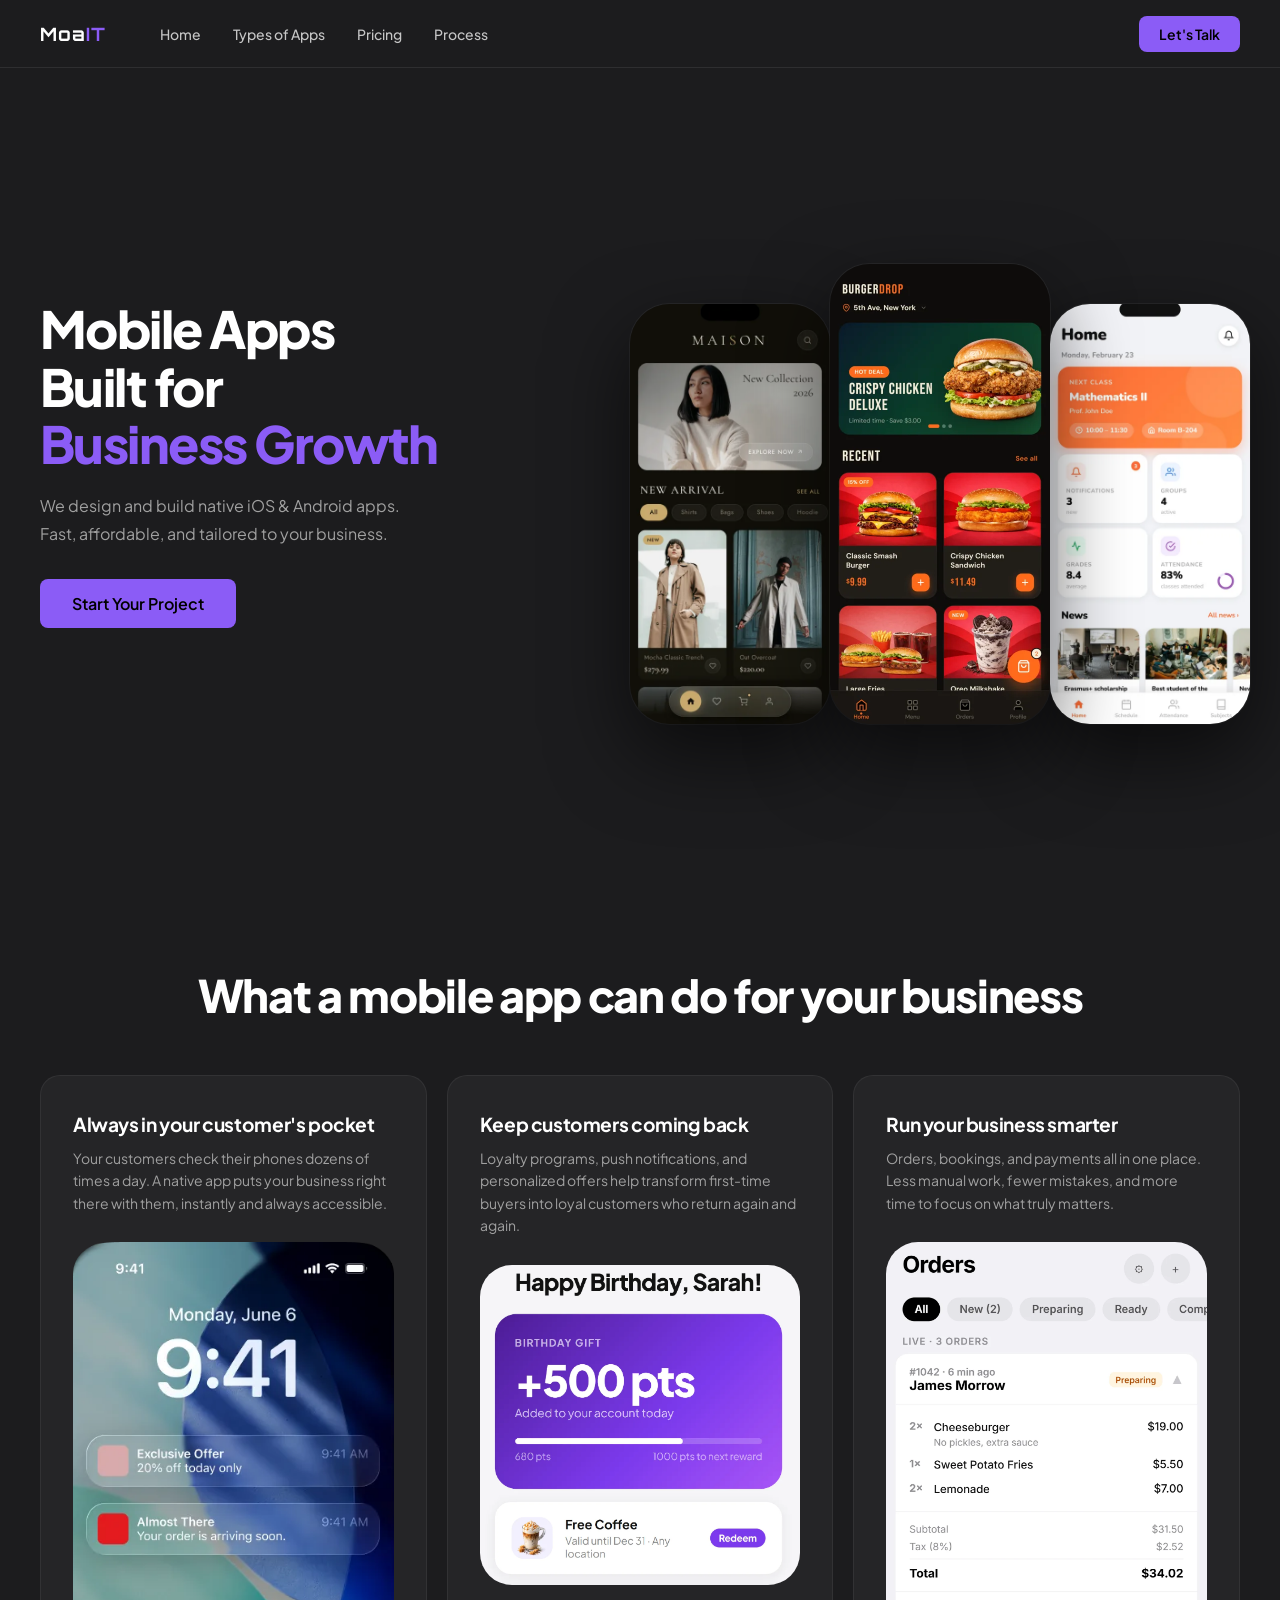
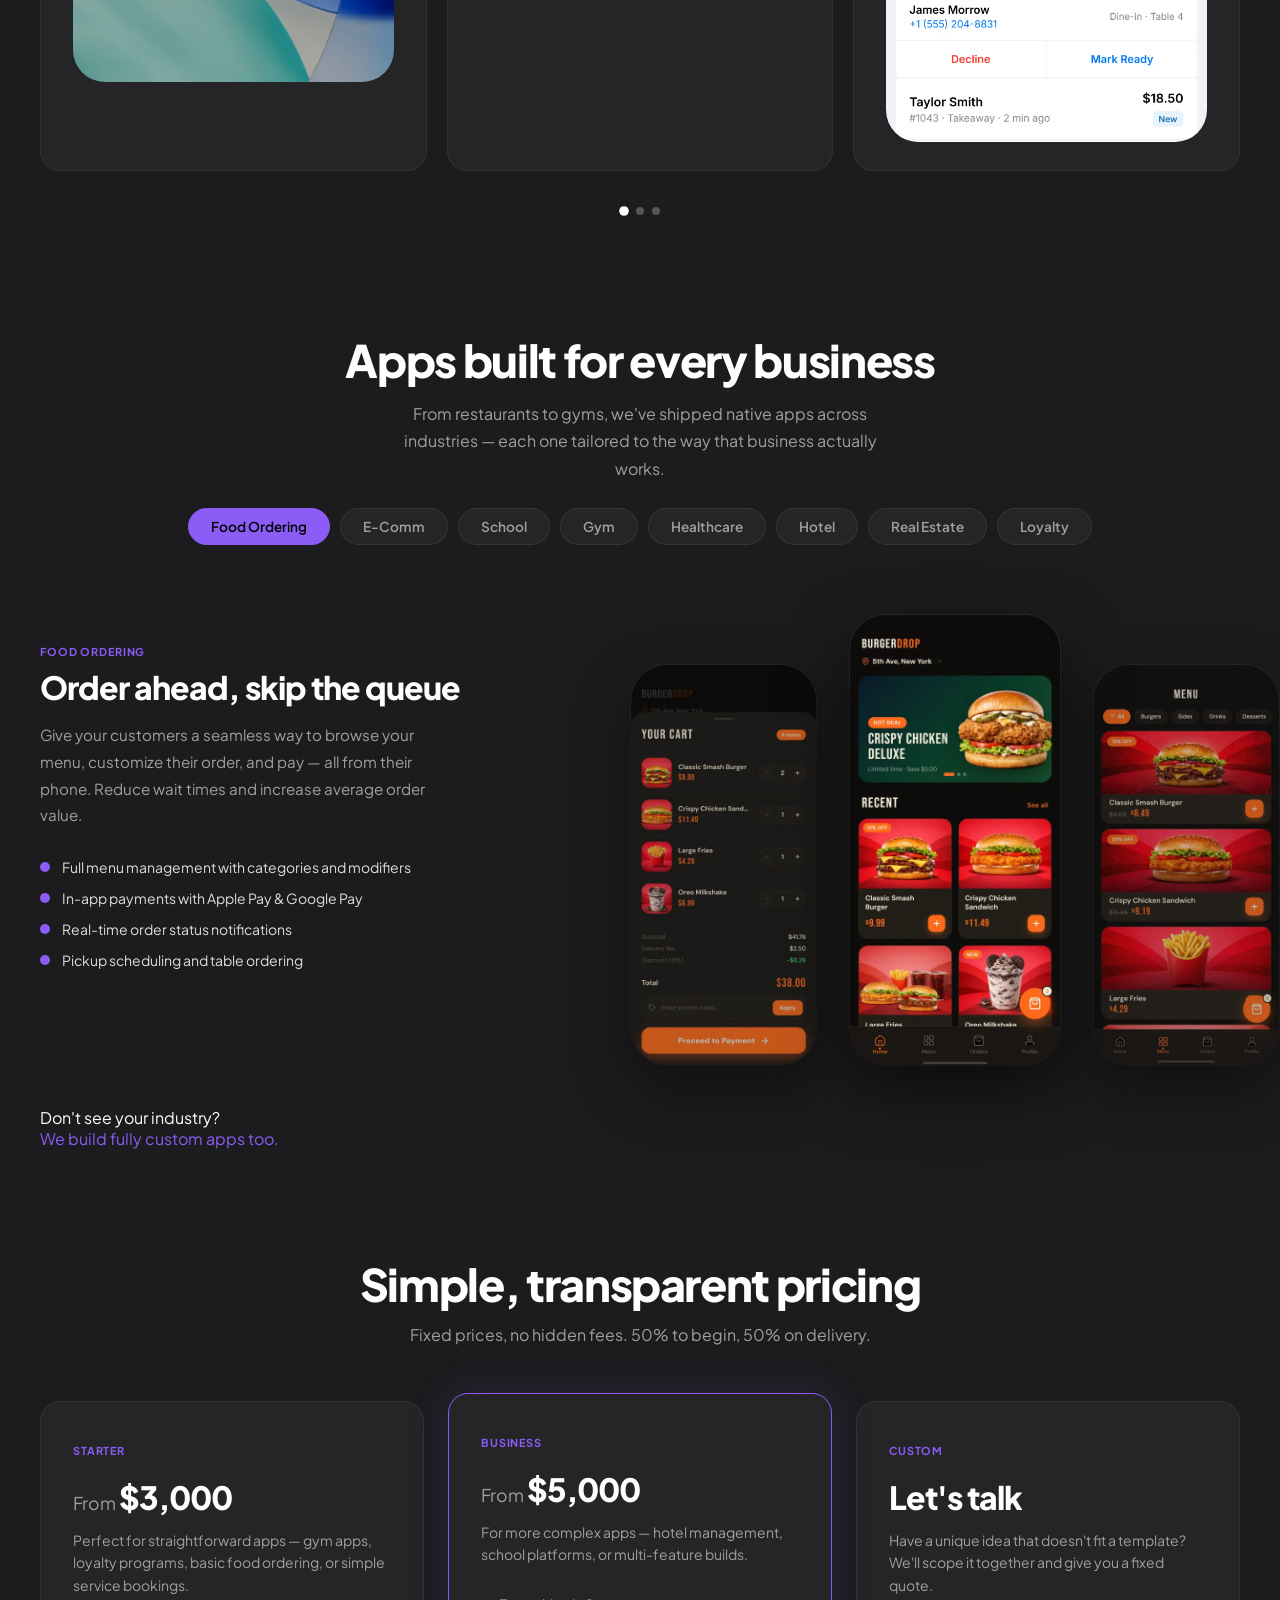
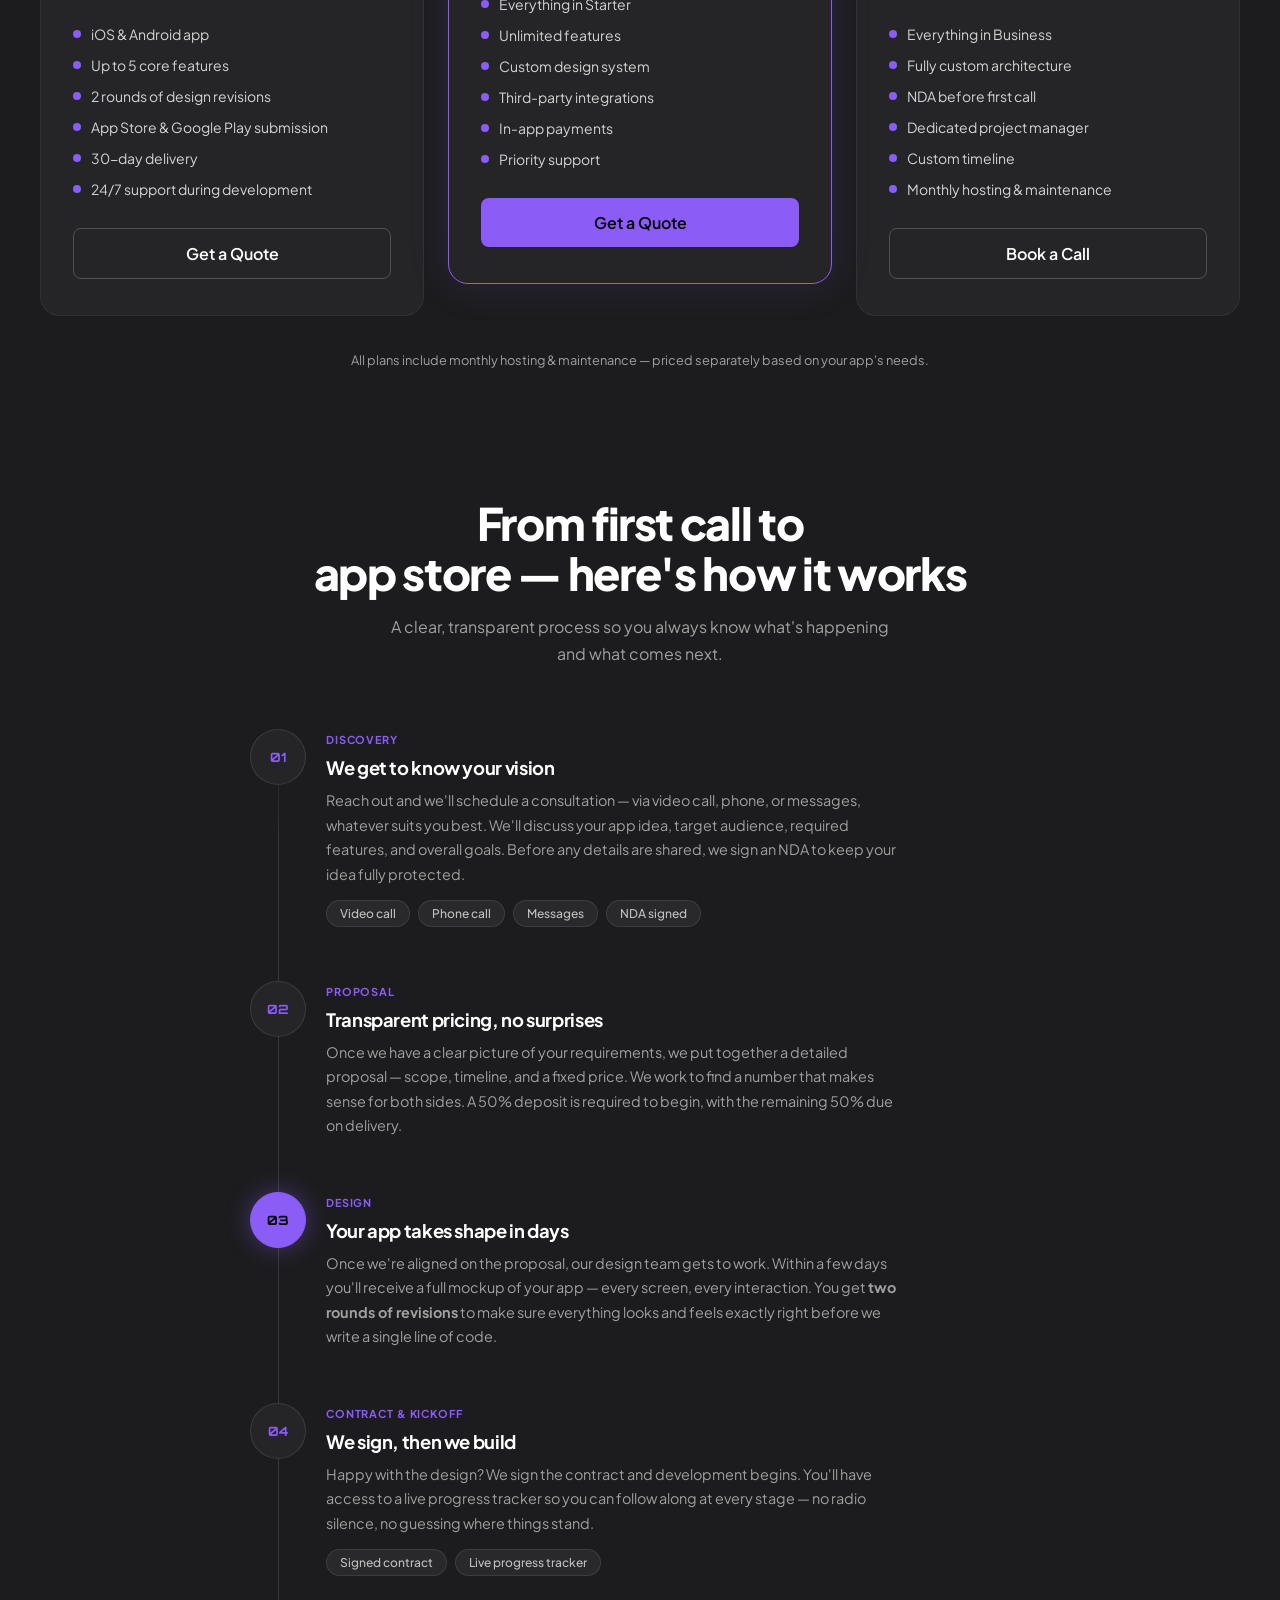
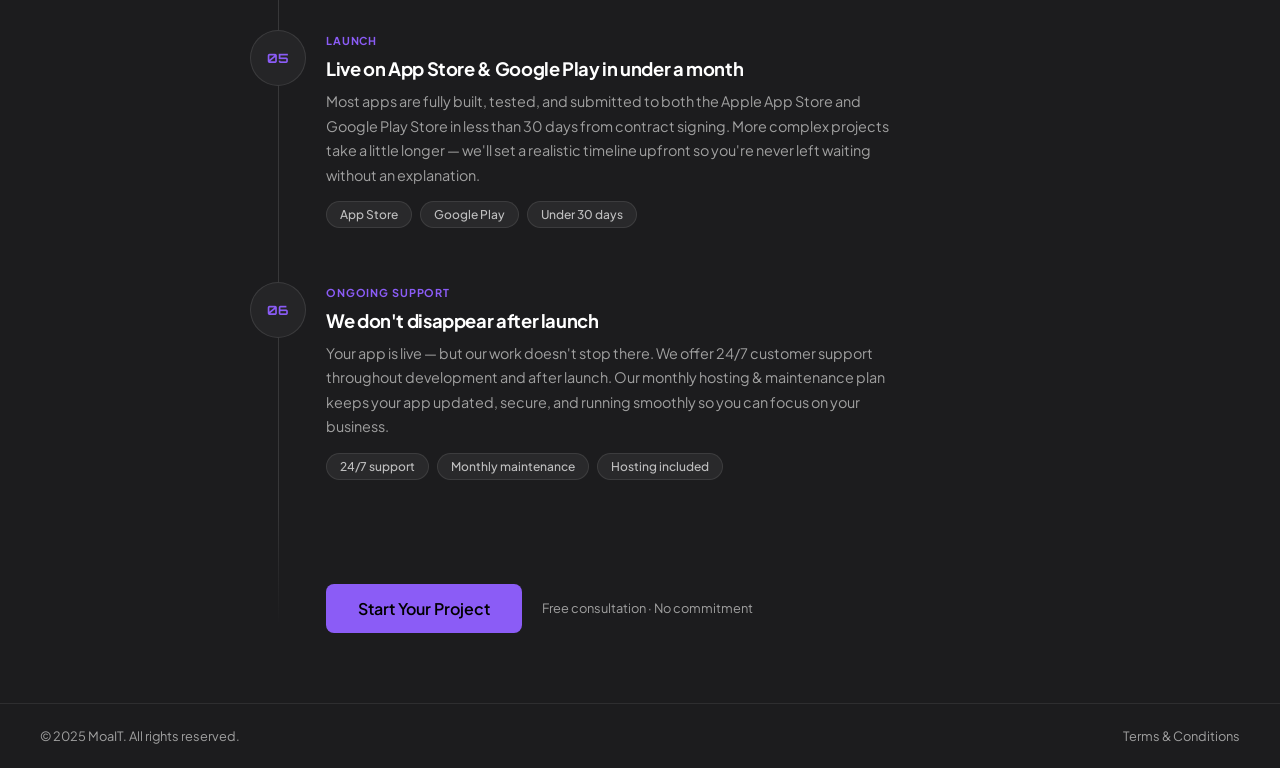
<file: index.html>
﻿<!DOCTYPE html>
<html lang="en">

<head>
  <meta charset="UTF-8" />
  <meta name="viewport" content="width=device-width, initial-scale=1.0" />

  <title>MoaIT — Custom Mobile App Development for Businesses</title>
  <meta name="description" content="MoaIT builds high-quality iOS and Android mobile apps for startups and businesses worldwide. Custom app development, design, launch, and support." />
  <meta name="robots" content="index, follow" />

  <link rel="canonical" href="https://us.moait.me/" />

  <link rel="alternate" hreflang="en" href="https://us.moait.me/" />
  <link rel="alternate" hreflang="sr" href="https://moait.me/" />
  <link rel="alternate" hreflang="x-default" href="https://us.moait.me/" />

  <meta property="og:title" content="MoaIT — Custom Mobile App Development for Businesses" />
  <meta property="og:description" content="MoaIT builds high-quality iOS and Android mobile apps for startups and businesses worldwide." />
  <meta property="og:type" content="website" />
  <meta property="og:url" content="https://us.moait.me/" />
  <meta property="og:image" content="https://us.moait.me/og-image.webp" />

  <meta name="twitter:card" content="summary_large_image" />
  <meta name="twitter:title" content="MoaIT — Custom Mobile App Development for Businesses" />
  <meta name="twitter:description" content="MoaIT builds high-quality iOS and Android mobile apps for startups and businesses worldwide." />
  <meta name="twitter:image" content="https://us.moait.me/og-image.webp" />

  <script type="application/ld+json">
  {
    "@context": "https://schema.org",
    "@type": "ProfessionalService",
    "name": "MoaIT",
    "url": "https://us.moait.me/",
    "logo": "https://us.moait.me/android-chrome-512x512.png",
    "image": "https://us.moait.me/og-image.webp",
    "description": "MoaIT builds custom iOS and Android mobile apps for startups and businesses worldwide.",
    "email": "help@moait.me",
    "areaServed": "Worldwide",
    "sameAs": ["https://github.com/Amo0802"]
  }
  </script>

  <link rel="preconnect" href="https://fonts.googleapis.com" />
  <link rel="preconnect" href="https://fonts.gstatic.com" crossorigin />
  <link href="https://fonts.googleapis.com/css2?family=Plus+Jakarta+Sans:wght@400;500;600;700;800&family=Orbitron:wght@500;600;700;800&display=swap" rel="stylesheet" />

  <link rel="stylesheet" href="styles.css" />
  <script src="https://challenges.cloudflare.com/turnstile/v0/api.js" async defer></script>

  <link rel="icon" href="/favicon.ico">
  <link rel="icon" type="image/png" sizes="32x32" href="/favicon-32x32.png">
  <link rel="icon" type="image/png" sizes="16x16" href="/favicon-16x16.png">
  <link rel="icon" type="image/png" sizes="192x192" href="/android-chrome-192x192.png">
  <link rel="icon" type="image/png" sizes="512x512" href="/android-chrome-512x512.png">
  <link rel="apple-touch-icon" sizes="180x180" href="/apple-touch-icon.png">
  <link rel="manifest" href="/site.webmanifest">

  <script defer src="https://static.cloudflareinsights.com/beacon.min.js" data-cf-beacon='{"token": "070d9dddf90a4ae58763e7f43f39b1e2"}'></script>
</head>

<body>

  <!-- ══════════════════════════════════════════════
       NAVIGATION
  ══════════════════════════════════════════════ -->
  <nav>
    <div class="nav-inner">

      <a class="logo" href="/">
        <span class="logo-name">Moa<span class="logo-it">IT</span></span>
      </a>

      <ul class="nav-links">
        <li><a href="#home">Home</a></li>
        <li><a href="#apps">Types of Apps</a></li>
        <li><a href="#pricing">Pricing</a></li>
        <li><a href="#process">Process</a></li>
      </ul>

      <div class="nav-right">
        <button class="btn-primary">Let's Talk</button>
      </div>

      <button class="hamburger" onclick="toggleMenu()" aria-label="Open menu">
        <span></span><span></span><span></span>
      </button>

    </div>
  </nav>

  <!-- Mobile dropdown menu -->
  <div class="mobile-menu" id="mobileMenu">
    <a href="#home">Home</a>
    <a href="#apps">Types of Apps</a>
    <a href="#pricing">Pricing</a>
    <a href="#process">Process</a>
    <button class="btn-primary">Let's Talk</button>
  </div>


  <!-- ══════════════════════════════════════════════
       HERO
  ══════════════════════════════════════════════ -->
  <section class="hero" id="home">

    <div class="hero-text">
      <h1 class="hero-h1">
        Mobile Apps <br>
        Built for <br>
        <span class="accent">Business Growth</span>
      </h1>
      <p class="hero-sub">
        We design and build native iOS & Android apps. <br>Fast, affordable, and tailored to your business.
      </p>
      <button class="btn-primary btn-large">Start Your Project</button>
    </div>

    <!-- Rotating phone carousel — 8 phones, images swapped every 3s via JS -->
    <div class="hero-phones">
      <div class="phone pos-far-hidden-left">
        <img src="hotel home.webp" alt="Hotel app screenshot"/>
      </div>
      <div class="phone pos-hidden-left">
        <img src="doc 1.webp" alt="Healthcare app screenshot"/>
      </div>
      <div class="phone pos-left">
        <img src="clothes home.webp" alt="E commerce app screenshot"/>
      </div>
      <div class="phone pos-center">
        <img src="Group 2.webp" alt="Food ordering app screenshot" />
      </div>
      <div class="phone pos-right">
        <img src="Group 3.webp" alt="School app screenshot"/>
      </div>
      <div class="phone pos-hidden-right">
        <img src="Group 4.webp" alt="Loyalty app screenshot"/>
      </div>
      <div class="phone pos-far-hidden-right">
        <img src="gym home 2.webp" alt="Gym app screenshot"/>
      </div>
      <div class="phone pos-far-hidden-right-2">
        <img src="rest 1.webp" alt="Real estate app screenshot"/>
      </div>
    </div>

  </section>


  <!-- ══════════════════════════════════════════════
       ADVANTAGES
       Sliding carousel — 3 cards desktop, 2 tablet, 1 mobile
  ══════════════════════════════════════════════ -->
  <section class="advantages" id="advantages">
    <h2 class="section-title">What a mobile app can do for your business</h2>

    <div class="carousel-outer">
      <div class="carousel-track" id="carouselTrack">

        <!-- Card 1 — Push notifications -->
        <div class="adv-card">
          <div class="adv-card-text">
            <h3>Always in your customer's pocket</h3>
            <p>Your customers check their phones dozens of times a day. A native app puts your business right there with
              them, instantly and always accessible.</p>
          </div>
          <div class="adv-card-visual">
            <img src="iph.webp" alt="Mobile app push notification on smartphone screen" class="adv-card-img" style="max-height: 440px;" />
          </div>
        </div>

        <!-- Card 2 — Loyalty points -->
        <div class="adv-card">
          <div class="adv-card-text">
            <h3>Keep customers coming back</h3>
            <p>Loyalty programs, push notifications, and personalized offers help transform first-time buyers into loyal
              customers who return again and again.</p>
          </div>
          <div class="adv-card-visual">
            <img src="brth.webp" alt="Customer loyalty program mobile app interface" class="adv-card-img" style="max-height: 320px;" />
          </div>
        </div>

        <!-- Card 3 — Order management -->
        <div class="adv-card">
          <div class="adv-card-text">
            <h3>Run your business smarter</h3>
            <p>Orders, bookings, and payments all in one place. Less manual work, fewer mistakes, and more time to focus
              on what truly matters.</p>
          </div>
          <div class="adv-card-visual">
            <img src="orders1.webp" alt="Mobile app order management dashboard" class="adv-card-img" />
          </div>
        </div>

        <!-- Card 4 — Subscriptions -->
        <div class="adv-card">
          <div class="adv-card-text">
            <h3>Sell more, directly from the app</h3>
            <p>In-app purchases, subscriptions, and mobile commerce convert better than websites because mobile is where
              your customers already spend their time.</p>
          </div>
          <div class="adv-card-visual">
            <img src="nzm.webp" alt="Mobile app payments and subscription screen" class="adv-card-img" style="max-height: 400px;" />
          </div>
        </div>

        <!-- Card 5 — Brand presence / app screen -->
        <div class="adv-card">
          <div class="adv-card-text">
            <h3>Your brand, on their home screen</h3>
            <p>A polished, branded app signals professionalism and builds trust. Every time they see your icon, your
              business stays top of mind.</p>
          </div>
          <div class="adv-card-visual">
            <img src="Group 11.webp" alt="Business mobile app on smartphone home screen" class="adv-card-img" />
          </div>
        </div>

      </div><!-- /carousel-track -->
    </div><!-- /carousel-outer -->

    <div class="carousel-dots" id="carouselDots"></div>

  </section>


  <!-- ══════════════════════════════════════════════
       APP SHOWCASE
       Tab switcher — click tab to swap content & phones
  ══════════════════════════════════════════════ -->
  <section class="showcase" id="apps">

    <div class="showcase-header">
      <h2 class="section-title">Apps built for every business</h2>
      <p>From restaurants to gyms, we've shipped native apps across industries — each one tailored to the way that
        business actually works.</p>
    </div>

    <!-- Tab pills -->
    <div class="showcase-tabs">
      <button class="showcase-tab active" data-tab="food">Food Ordering</button>
      <button class="showcase-tab" data-tab="ecom">E-Comm</button>
      <button class="showcase-tab" data-tab="school">School</button>
      <button class="showcase-tab" data-tab="gym">Gym</button>
      <button class="showcase-tab" data-tab="medical">Healthcare</button>
      <button class="showcase-tab" data-tab="hotel">Hotel</button>
      <button class="showcase-tab" data-tab="realestate">Real Estate</button>
      <button class="showcase-tab" data-tab="loyalty">Loyalty</button>
    </div>

    <div class="showcase-panels">

      <!-- Food Ordering -->
      <div class="showcase-panel active" data-panel="food">
        <div class="showcase-text">
          <span class="tag">Food Ordering</span>
          <h3>Order ahead, skip the queue</h3>
          <p>Give your customers a seamless way to browse your menu, customize their order, and pay — all from their
            phone. Reduce wait times and increase average order value.</p>
          <ul class="feature-list">
            <li>Full menu management with categories and modifiers</li>
            <li>In-app payments with Apple Pay &amp; Google Pay</li>
            <li>Real-time order status notifications</li>
            <li>Pickup scheduling and table ordering</li>
          </ul>
        </div>
        <div class="showcase-phones">
          <div class="sc-phone sc-left"><img src="Group 5.webp" alt="Restaurant mobile app food ordering screen" /></div>
          <div class="sc-phone sc-center"><img src="Group 2.webp" alt="Food delivery app menu and cart interface" /></div>
          <div class="sc-phone sc-right"><img src="Group 10.webp" alt="Restaurant app order tracking and checkout screen" /></div>
        </div>
      </div>

      <!-- E-Commerce -->
      <div class="showcase-panel" data-panel="ecom">
        <div class="showcase-text">
          <span class="tag">E-Commerce</span>
          <h3>Your store, in their pocket</h3>
          <p>A fully native shopping experience that outperforms any mobile website. From product discovery to checkout,
            every step is optimized for conversion on mobile.</p>
          <ul class="feature-list">
            <li>Product catalog with search, filters, and collections</li>
            <li>Secure checkout with saved payment methods</li>
            <li>Order tracking from dispatch to delivery</li>
            <li>Wishlists, reviews, and personalized recommendations</li>
          </ul>
        </div>
        <div class="showcase-phones">
          <div class="sc-phone sc-left"><img src="clothes category.webp" alt="E-commerce mobile app product browsing screen" /></div>
          <div class="sc-phone sc-center"><img src="clothes home.webp" alt="Online shopping app product details page" /></div>
          <div class="sc-phone sc-right"><img src="clothes one product.webp" alt="Mobile shopping app checkout and cart interface" /></div>
        </div>
      </div>

      <!-- School -->
      <div class="showcase-panel" data-panel="school">
        <div class="showcase-text">
          <span class="tag">School</span>
          <h3>Keeping students, parents and staff connected</h3>
          <p>One app for your entire school community. Announcements, schedules, grades, and direct messaging —
            everything in one place, accessible anytime.</p>
          <ul class="feature-list">
            <li>Class schedules, events, and timetables</li>
            <li>Direct messaging between parents, students, and staff</li>
            <li>Grades, assignments, and attendance tracking</li>
            <li>Push announcements for the whole school or specific classes</li>
          </ul>
        </div>
        <div class="showcase-phones">
          <div class="sc-phone sc-left"><img src="Group 7.webp" alt="School mobile app student dashboard interface" /></div>
          <div class="sc-phone sc-center"><img src="Group 3.webp" alt="Education app class schedule and assignments screen" /></div>
          <div class="sc-phone sc-right"><img src="Group 9.webp" alt="Student app grades and notifications overview" /></div>
        </div>
      </div>

      <!-- Gym -->
      <div class="showcase-panel" data-panel="gym">
        <div class="showcase-text">
          <span class="tag">Gym</span>
          <h3>Every member's personal fitness hub</h3>
          <p>Give your gym members a premium experience beyond the gym floor. Class bookings, workout plans, progress
            tracking and membership management — all in one branded app.</p>
          <ul class="feature-list">
            <li>Digital membership card with QR code access</li>
            <li>Personal progress tracking and workout logs</li>
            <li>Membership plans and in-app subscription payments</li>
            <li>Class scheduling and one-tap booking</li>
          </ul>
        </div>
        <div class="showcase-phones">
          <div class="sc-phone sc-left"><img src="gym welcome.webp" alt="Gym mobile app workout tracking dashboard" /></div>
          <div class="sc-phone sc-center"><img src="gym home 2.webp" alt="Gym membership mobile app user profile screen" /></div>
          <div class="sc-phone sc-right"><img src="gym 2.webp" alt="Fitness app progress and training plan overview" /></div>
        </div>
      </div>

      <!-- Hotel & Hospitality -->
      <div class="showcase-panel" data-panel="hotel">
        <div class="showcase-text">
          <span class="tag">Hotel &amp; Hospitality</span>
          <h3>The guest experience, reimagined</h3>
          <p>A complete digital concierge for hotels, resorts, and boutique stays. Check-in, room services, spa booking,
            resort map, events, and guest FAQ — everything from the guest's phone.</p>
          <ul class="feature-list">
            <li>Digital check-in/check-out with room key via QR</li>
            <li>Room service, cleaning requests, and problem reporting</li>
            <li>Spa, massage, and sauna booking with full pricing</li>
            <li>Interactive resort map and hotel events calendar</li>
          </ul>
        </div>
        <div class="showcase-phones">
          <div class="sc-phone sc-left"><img src="hotel spa.webp" alt="Hotel mobile app room booking interface" /></div>
          <div class="sc-phone sc-center"><img src="hotel home.webp" alt="Hotel app reservation and availability screen" /></div>
          <div class="sc-phone sc-right"><img src="hotel room.webp" alt="Hospitality app guest services dashboard" /></div>
        </div>
      </div>

      <!-- Medical -->
      <div class="showcase-panel" data-panel="medical">
        <div class="showcase-text">
          <span class="tag">Medical</span>
          <h3>Healthcare at your patients' fingertips</h3>
          <p>A modern patient experience for clinics, hospitals, and private practices. Appointment booking, doctor
            search, health monitoring, and medical records — all in a single branded app.</p>
          <ul class="feature-list">
            <li>Doctor search with specialty filters and ratings</li>
            <li>Real-time appointment booking with calendar integration</li>
            <li>Health monitoring dashboard — medication, heart rate, vitals</li>
            <li>Push reminders for upcoming appointments and medications</li>
          </ul>
        </div>
        <div class="showcase-phones">
          <div class="sc-phone sc-left"><img src="doc 1.webp" alt="Healthcare mobile app patient dashboard" /></div>
          <div class="sc-phone sc-center"><img src="doc 2.webp" alt="Medical app appointment booking interface" /></div>
          <div class="sc-phone sc-right"><img src="doc 3.webp" alt="Doctor consultation mobile app screen" /></div>
        </div>
      </div>

      <!-- Real Estate -->
      <div class="showcase-panel" data-panel="realestate">
        <div class="showcase-text">
          <span class="tag">Real Estate</span>
          <h3>Properties discovered, viewings booked</h3>
          <p>Give buyers and renters a premium property browsing experience. Listings, filters, agent contact,
            and viewing scheduling — all from their phone, wherever they are.</p>
          <ul class="feature-list">
            <li>Property listings with photos, specs, and pricing</li>
            <li>Advanced search filters — location, price, bedrooms, type</li>
            <li>One-tap viewing requests and agent messaging</li>
            <li>Saved favourites and new listing push notifications</li>
          </ul>
        </div>
        <div class="showcase-phones">
          <div class="sc-phone sc-left"><img src="rest 1.webp" alt="Real estate mobile app property listings screen" /></div>
          <div class="sc-phone sc-center"><img src="rest 2.webp" alt="Property app house details and images view" /></div>
          <div class="sc-phone sc-right"><img src="rest 3.webp" alt="Real estate app search and filter interface" /></div>
        </div>
      </div>

      <!-- Loyalty -->
      <div class="showcase-panel" data-panel="loyalty">
        <div class="showcase-text">
          <span class="tag">Loyalty</span>
          <h3>Turn first-timers into regulars</h3>
          <p>Reward customers for every visit and purchase. A points-based loyalty system keeps them engaged and coming
            back — with offers that feel personal, not generic.</p>
          <ul class="feature-list">
            <li>Points system with custom earning rules</li>
            <li>Redeemable rewards — free items, discounts, perks</li>
            <li>Push notifications for promotions and milestones</li>
            <li>Customer insights dashboard for you</li>
          </ul>
        </div>
        <div class="showcase-phones">
          <div class="sc-phone sc-left"><img src="Group 8.webp" alt="Loyalty mobile app rewards and points screen" /></div>
          <div class="sc-phone sc-center"><img src="Group 4.webp" alt="Coffee shop app customer loyalty dashboard" /></div>
          <div class="sc-phone sc-right"><img src="Group 6.webp" alt="Rewards app offers and discounts interface" /></div>
        </div>
      </div>

    </div><!-- /showcase-panels -->
    <p><br><br>Don't see your industry? <br><span style="color:var(--accent)">We build fully custom apps too.</span></p>
  </section>


  <!-- ══════════════════════════════════════════════
     PRICING
══════════════════════════════════════════════ -->
  <section class="pricing" id="pricing">

    <div class="pricing-header">
      <h2 class="section-title">Simple, transparent pricing</h2>
      <p>Fixed prices, no hidden fees. 50% to begin, 50% on delivery.</p>
    </div>

    <div class="pricing-cards">

      <div class="pricing-card">
        <div class="pricing-card-top">
          <span class="tag">Starter</span>
          <div class="pricing-price">From <strong>$3,000</strong></div>
          <p class="pricing-desc">Perfect for straightforward apps — gym apps, loyalty programs, basic food ordering, or
            simple service bookings.</p>
        </div>
        <ul class="pricing-features">
          <li>iOS &amp; Android app</li>
          <li>Up to 5 core features</li>
          <li>2 rounds of design revisions</li>
          <li>App Store &amp; Google Play submission</li>
          <li>30-day delivery</li>
          <li>24/7 support during development</li>
        </ul>
        <button class="btn-primary btn-large btn-outline">Get a Quote</button>
      </div>

      <div class="pricing-card pricing-card--featured">
        <div class="pricing-card-top">
          <span class="tag">Business</span>
          <div class="pricing-price">From <strong>$5,000</strong></div>
          <p class="pricing-desc">For more complex apps — hotel management, school platforms, or multi-feature builds.
          </p>
        </div>
        <ul class="pricing-features">
          <li>Everything in Starter</li>
          <li>Unlimited features</li>
          <li>Custom design system</li>
          <li>Third-party integrations</li>
          <li>In-app payments</li>
          <li>Priority support</li>
        </ul>
        <button class="btn-primary btn-large">Get a Quote</button>
      </div>

      <div class="pricing-card">
        <div class="pricing-card-top">
          <span class="tag">Custom</span>
          <div class="pricing-price"><strong>Let's talk</strong></div>
          <p class="pricing-desc">Have a unique idea that doesn't fit a template? We'll scope it together and give you a
            fixed quote.</p>
        </div>
        <ul class="pricing-features">
          <li>Everything in Business</li>
          <li>Fully custom architecture</li>
          <li>NDA before first call</li>
          <li>Dedicated project manager</li>
          <li>Custom timeline</li>
          <li>Monthly hosting &amp; maintenance</li>
        </ul>
        <button class="btn-primary btn-large btn-outline">Book a Call</button>
      </div>

    </div>

    <p class="pricing-note">All plans include monthly hosting &amp; maintenance — priced separately based on your app's
      needs.</p>

  </section>


  <!-- ══════════════════════════════════════════════
       PROCESS TIMELINE
       Steps fade in on scroll via IntersectionObserver
  ══════════════════════════════════════════════ -->
  <section class="process" id="process">

    <div class="process-header">
      <h2 class="section-title">From first call to<br>app store — here's how it works</h2>
      <p>A clear, transparent process so you always know what's happening and what comes next.</p>
    </div>

    <div class="timeline">

      <div class="timeline-item">
        <div class="timeline-bubble">01</div>
        <div class="timeline-content">
          <span class="tag">Discovery</span>
          <h3>We get to know your vision</h3>
          <p>Reach out and we'll schedule a consultation — via video call, phone, or messages, whatever suits you best.
            We'll discuss your app idea, target audience, required features, and overall goals. Before any details are
            shared, we sign an NDA to keep your idea fully protected.</p>
          <div class="pills">
            <span class="pill">Video call</span>
            <span class="pill">Phone call</span>
            <span class="pill">Messages</span>
            <span class="pill">NDA signed</span>
          </div>
        </div>
      </div>

      <div class="timeline-item">
        <div class="timeline-bubble">02</div>
        <div class="timeline-content">
          <span class="tag">Proposal</span>
          <h3>Transparent pricing, no surprises</h3>
          <p>Once we have a clear picture of your requirements, we put together a detailed proposal — scope, timeline,
            and a fixed price. We work to find a number that makes sense for both sides. A 50% deposit is required to
            begin, with the remaining 50% due on delivery.</p>
        </div>
      </div>

      <div class="timeline-item highlight">
        <div class="timeline-bubble">03</div>
        <div class="timeline-content">
          <span class="tag">Design</span>
          <h3>Your app takes shape in days</h3>
          <p>Once we're aligned on the proposal, our design team gets to work. Within a few days you'll receive a full
            mockup of your app — every screen, every interaction. You get <strong>two rounds of revisions</strong> to
            make sure everything looks and feels exactly right before we write a single line of code.</p>
        </div>
      </div>

      <div class="timeline-item">
        <div class="timeline-bubble">04</div>
        <div class="timeline-content">
          <span class="tag">Contract &amp; Kickoff</span>
          <h3>We sign, then we build</h3>
          <p>Happy with the design? We sign the contract and development begins. You'll have access to a live progress
            tracker so you can follow along at every stage — no radio silence, no guessing where things stand.</p>
          <div class="pills">
            <span class="pill">Signed contract</span>
            <span class="pill">Live progress tracker</span>
          </div>
        </div>
      </div>

      <div class="timeline-item">
        <div class="timeline-bubble">05</div>
        <div class="timeline-content">
          <span class="tag">Launch</span>
          <h3>Live on App Store &amp; Google Play in under a month</h3>
          <p>Most apps are fully built, tested, and submitted to both the Apple App Store and Google Play Store in less
            than 30 days from contract signing. More complex projects take a little longer — we'll set a realistic
            timeline upfront so you're never left waiting without an explanation.</p>
          <div class="pills">
            <span class="pill">App Store</span>
            <span class="pill">Google Play</span>
            <span class="pill">Under 30 days</span>
          </div>
        </div>
      </div>

      <div class="timeline-item">
        <div class="timeline-bubble">06</div>
        <div class="timeline-content">
          <span class="tag">Ongoing Support</span>
          <h3>We don't disappear after launch</h3>
          <p>Your app is live — but our work doesn't stop there. We offer 24/7 customer support throughout development
            and after launch. Our monthly hosting &amp; maintenance plan keeps your app updated, secure, and running
            smoothly so you can focus on your business.</p>
          <div class="pills">
            <span class="pill">24/7 support</span>
            <span class="pill">Monthly maintenance</span>
            <span class="pill">Hosting included</span>
          </div>
        </div>
      </div>

      <!-- CTA at the bottom of the timeline -->
      <div class="timeline-cta">
        <button class="btn-primary btn-large">Start Your Project</button>
        <p>Free consultation · No commitment</p>
      </div>

    </div><!-- /timeline -->

  </section>

  <!-- FOOTER -->
  <footer>
    <div class="footer-inner">
      <p>&copy; 2025 MoaIT. All rights reserved.</p>
      <div style="display:flex;gap:20px;align-items:center;">
        <a href="/terms/">Terms &amp; Conditions</a>
      </div>
    </div>
  </footer>

  <!-- ══════════════════════════════════════════════
     CONTACT POPUP
══════════════════════════════════════════════ -->
  <div class="popup-overlay" id="popupOverlay">
    <div class="popup">

      <button class="popup-close" onclick="closePopup()" aria-label="Close">&#10005;</button>

      <span class="tag">Free Consultation</span>
      <h2>Let's build your app</h2>
      <p>Fill in your details and we'll get back to you within 24 hours.</p>

      <div class="popup-form">
        <div class="popup-row">
          <div class="popup-field">
            <label>Your name</label>
            <input type="text" name="full_name" placeholder="John Smith" maxlength="100" />
          </div>
          <div class="popup-field">
            <label>Email</label>
            <input type="email" name="email" placeholder="john@company.com" maxlength="150" />
          </div>
        </div>
        <div class="popup-field">
          <label>Phone <span>(optional)</span></label>
          <input type="tel" name="phone" placeholder="+1 234 567 890" maxlength="30" />
        </div>
        <div class="popup-field">
          <label>Tell us about your app idea</label>
          <textarea name="message" placeholder="What kind of app do you need? Any features in mind?" rows="4"
            maxlength="2000"></textarea>
        </div>

        <!-- Honeypot — invisible to users, traps bots -->
        <div class="popup-field" style="position:absolute;left:-9999px;top:-9999px;" aria-hidden="true">
          <input type="text" name="website_url" tabindex="-1" autocomplete="off" />
        </div>

        <!-- Cloudflare Turnstile CAPTCHA -->
        <div class="popup-turnstile">
          <div class="cf-turnstile" data-sitekey="0x4AAAAAACl2hHv_wCHp2CsB" data-theme="dark"></div>
        </div>

        <button class="btn-primary btn-large popup-submit">Send Message</button>
        <p class="popup-note">No commitment · We'll reply within 24h</p>
      </div>

    </div>
  </div>


  <script src="script.js"></script>
</body>

</html>
</file>
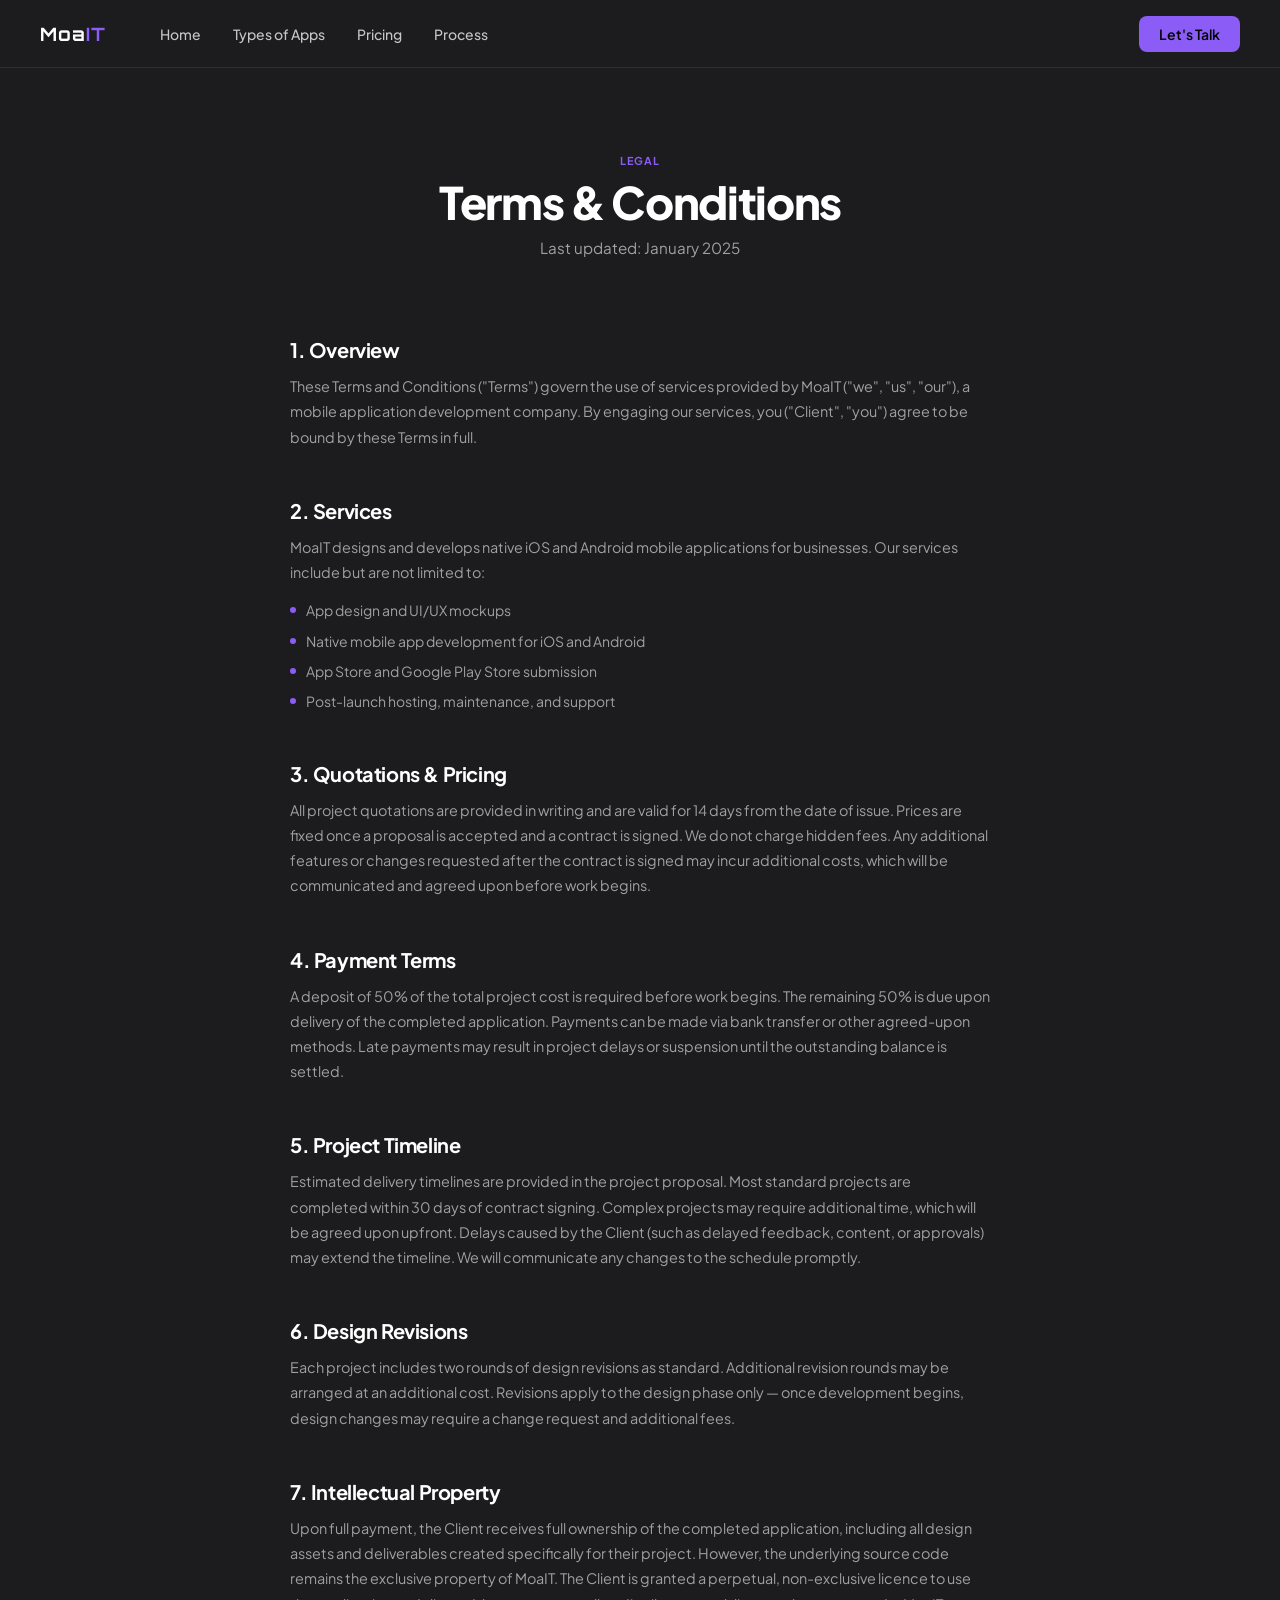
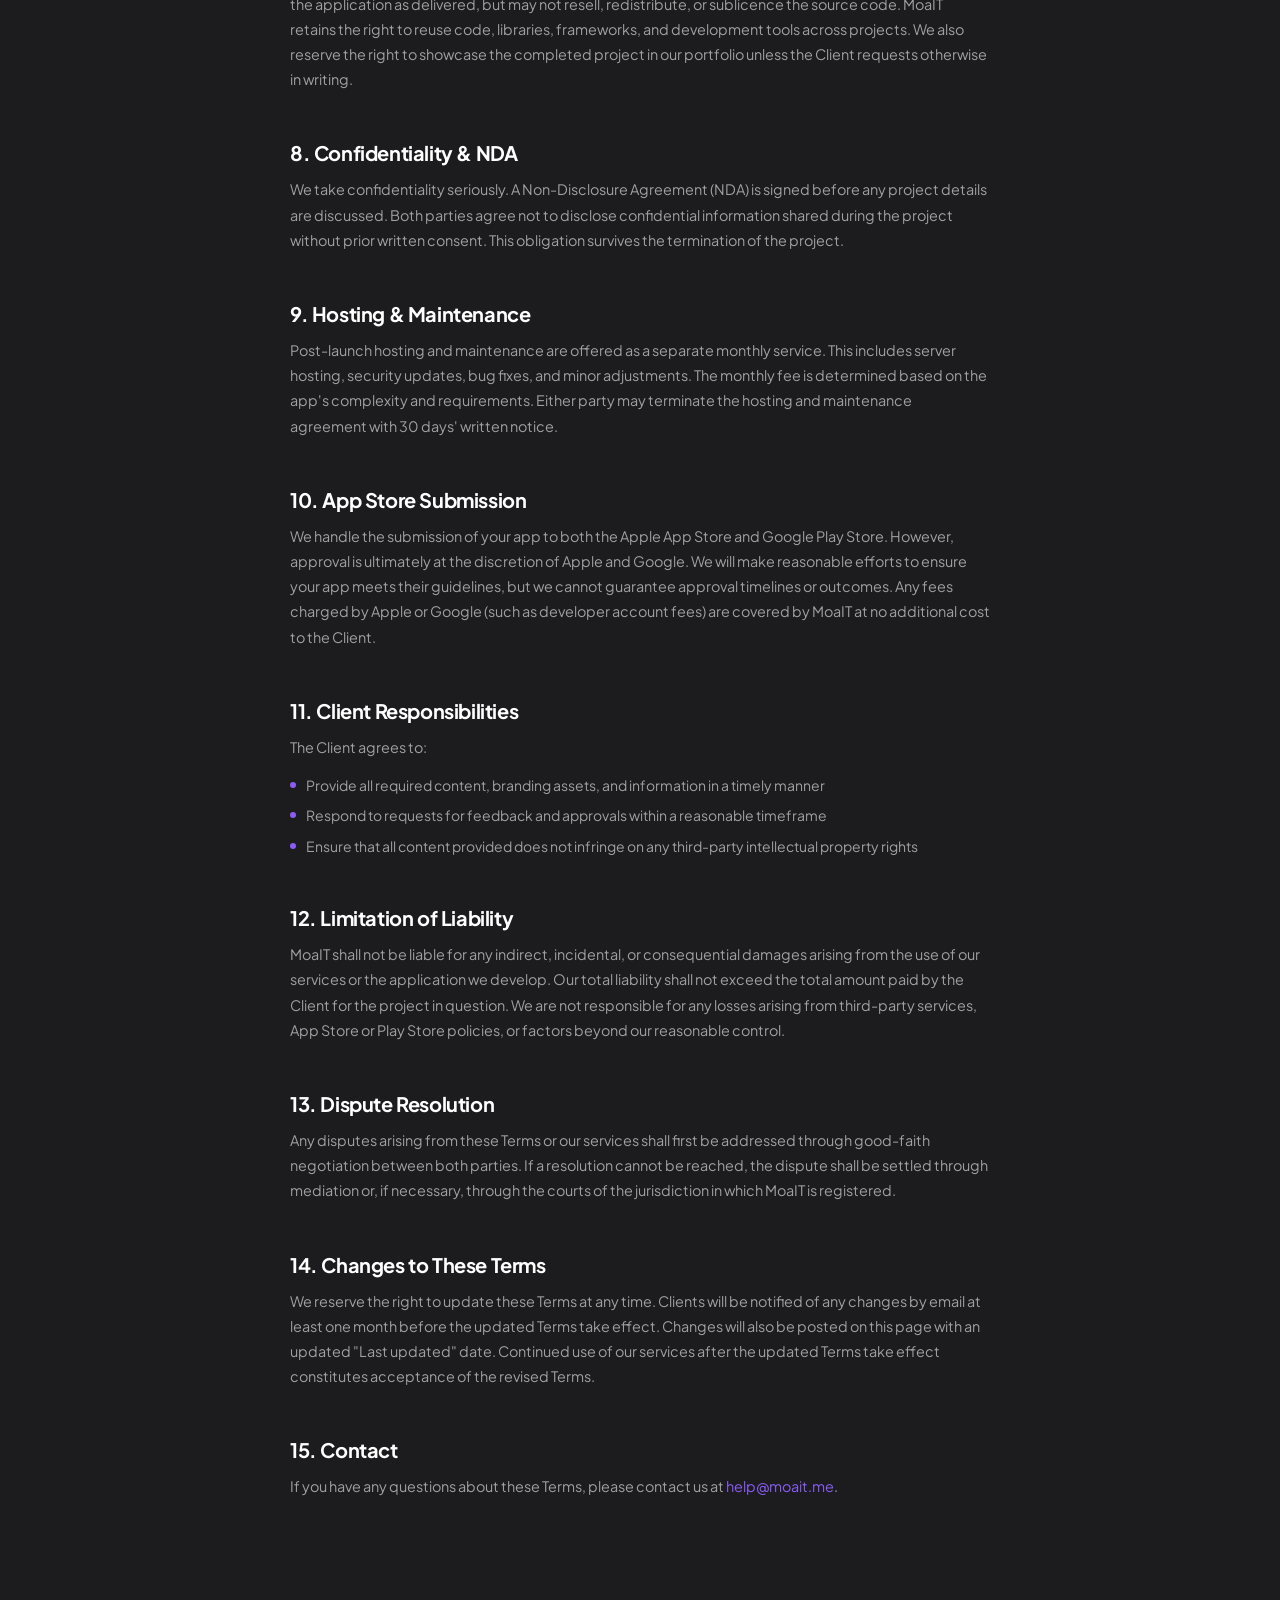
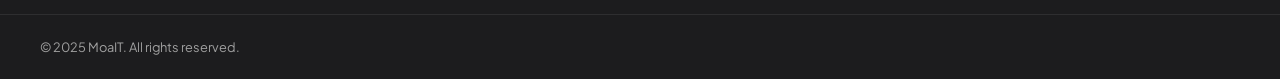
<file: terms/index.html>
﻿<!DOCTYPE html>
<html lang="en">

<head>
  <meta charset="UTF-8" />
  <meta name="viewport" content="width=device-width, initial-scale=1.0" />
  <title>Terms & Conditions — MoaIT</title>

  <link rel="preconnect" href="https://fonts.googleapis.com" />
  <link rel="preconnect" href="https://fonts.gstatic.com" crossorigin />
  <link
    href="https://fonts.googleapis.com/css2?family=Plus+Jakarta+Sans:wght@400;500;600;700;800&family=Orbitron:wght@500;600;700;800&display=swap"
    rel="stylesheet" />

  <link rel="stylesheet" href="/styles.css" />

  <script src="https://challenges.cloudflare.com/turnstile/v0/api.js" async defer></script>

  <link rel="icon" href="/favicon.ico">

  <link rel="icon" type="image/png" sizes="32x32" href="/favicon-32x32.png">
  <link rel="icon" type="image/png" sizes="16x16" href="/favicon-16x16.png">

  <link rel="icon" type="image/png" sizes="192x192" href="/android-chrome-192x192.png">
  <link rel="icon" type="image/png" sizes="512x512" href="/android-chrome-512x512.png">

  <link rel="apple-touch-icon" sizes="180x180" href="/apple-touch-icon.png">

  <link rel="manifest" href="/site.webmanifest">

  <!-- Cloudflare Web Analytics -->
  <script defer src='https://static.cloudflareinsights.com/beacon.min.js'
    data-cf-beacon='{"token": "070d9dddf90a4ae58763e7f43f39b1e2"}'>
  </script>
  <!-- End Cloudflare Web Analytics -->
  <style>
    .terms-hero {
      padding: 80px 40px 40px;
      max-width: 1280px;
      margin: 0 auto;
      text-align: center;
    }

    .terms-hero h1 {
      font-size: clamp(2rem, 3.5vw, 3rem);
      font-weight: 800;
      letter-spacing: -0.03em;
      line-height: 1.1;
      margin-bottom: 12px;
    }

    .terms-hero p {
      font-size: 0.95rem;
      color: var(--text-muted);
    }

    .terms-content {
      max-width: 780px;
      margin: 0 auto;
      padding: 40px 40px 100px;
    }

    .terms-content h2 {
      font-size: 1.25rem;
      font-weight: 700;
      letter-spacing: -0.02em;
      margin: 48px 0 12px;
    }

    .terms-content h2:first-of-type {
      margin-top: 0;
    }

    .terms-content p {
      font-size: 0.9rem;
      line-height: 1.75;
      color: var(--text-muted);
      margin-bottom: 14px;
    }

    .terms-content ul {
      list-style: none;
      display: flex;
      flex-direction: column;
      gap: 8px;
      margin-bottom: 14px;
      padding-left: 0;
    }

    .terms-content ul li {
      display: flex;
      align-items: flex-start;
      gap: 10px;
      font-size: 0.875rem;
      color: var(--text-muted);
      line-height: 1.6;
    }

    .terms-content ul li::before {
      content: '';
      width: 6px;
      height: 6px;
      border-radius: 50%;
      background: var(--accent);
      flex-shrink: 0;
      margin-top: 8px;
    }

    @media (max-width: 600px) {
      .terms-hero {
        padding: 56px 20px 24px;
      }

      .terms-content {
        padding: 32px 20px 72px;
      }
    }
  </style>
</head>

<body>

  <nav>
    <div class="nav-inner">
      <a class="logo" href="/">
        <span class="logo-name">Moa<span class="logo-it">IT</span></span>
      </a>

      <ul class="nav-links">
        <li><a href="/?to=home">Home</a></li>
        <li><a href="/?to=apps">Types of Apps</a></li>
        <li><a href="/?to=pricing">Pricing</a></li>
        <li><a href="/?to=process">Process</a></li>
      </ul>

      <div class="nav-right">
        <button class="btn-primary" onclick="window.location.href='/'">Let's Talk</button>
      </div>

      <button class="hamburger" onclick="toggleMenu()" aria-label="Open menu">
        <span></span><span></span><span></span>
      </button>
    </div>
  </nav>

  <div class="mobile-menu" id="mobileMenu">
    <a href="/?to=home">Home</a>
    <a href="/?to=apps">Types of Apps</a>
    <a href="/?to=pricing">Pricing</a>
    <a href="/?to=process">Process</a>
    <button class="btn-primary" onclick="window.location.href='/'">Let's Talk</button>
  </div>

  <section class="terms-hero">
    <span class="tag">Legal</span>
    <h1>Terms & Conditions</h1>
    <p>Last updated: January 2025</p>
  </section>

  <div class="terms-content">

    <h2>1. Overview</h2>
    <p>These Terms and Conditions ("Terms") govern the use of services provided by MoaIT ("we", "us", "our"), a mobile
      application development company. By engaging our services, you ("Client", "you") agree to be bound by these Terms
      in full.</p>

    <h2>2. Services</h2>
    <p>MoaIT designs and develops native iOS and Android mobile applications for businesses. Our services include but
      are not limited to:</p>
    <ul>
      <li>App design and UI/UX mockups</li>
      <li>Native mobile app development for iOS and Android</li>
      <li>App Store and Google Play Store submission</li>
      <li>Post-launch hosting, maintenance, and support</li>
    </ul>

    <h2>3. Quotations & Pricing</h2>
    <p>All project quotations are provided in writing and are valid for 14 days from the date of issue. Prices are fixed
      once a proposal is accepted and a contract is signed. We do not charge hidden fees. Any additional features or
      changes requested after the contract is signed may incur additional costs, which will be communicated and agreed
      upon before work begins.</p>

    <h2>4. Payment Terms</h2>
    <p>A deposit of 50% of the total project cost is required before work begins. The remaining 50% is due upon delivery
      of the completed application. Payments can be made via bank transfer or other agreed-upon methods. Late payments
      may result in project delays or suspension until the outstanding balance is settled.</p>

    <h2>5. Project Timeline</h2>
    <p>Estimated delivery timelines are provided in the project proposal. Most standard projects are completed within 30
      days of contract signing. Complex projects may require additional time, which will be agreed upon upfront. Delays
      caused by the Client (such as delayed feedback, content, or approvals) may extend the timeline. We will
      communicate any changes to the schedule promptly.</p>

    <h2>6. Design Revisions</h2>
    <p>Each project includes two rounds of design revisions as standard. Additional revision rounds may be arranged at
      an additional cost. Revisions apply to the design phase only — once development begins, design changes may require
      a change request and additional fees.</p>

    <h2>7. Intellectual Property</h2>
    <p>Upon full payment, the Client receives full ownership of the completed application, including all design assets
      and deliverables created specifically for their project. However, the underlying source code remains the exclusive
      property of MoaIT. The Client is granted a perpetual, non-exclusive licence to use the application as delivered,
      but may not resell, redistribute, or sublicence the source code. MoaIT retains the right to reuse code, libraries,
      frameworks, and development tools across projects. We also reserve the right to showcase the completed project in
      our portfolio unless the Client requests otherwise in writing.</p>

    <h2>8. Confidentiality & NDA</h2>
    <p>We take confidentiality seriously. A Non-Disclosure Agreement (NDA) is signed before any project details are
      discussed. Both parties agree not to disclose confidential information shared during the project without prior
      written consent. This obligation survives the termination of the project.</p>

    <h2>9. Hosting & Maintenance</h2>
    <p>Post-launch hosting and maintenance are offered as a separate monthly service. This includes server hosting,
      security updates, bug fixes, and minor adjustments. The monthly fee is determined based on the app's complexity
      and requirements. Either party may terminate the hosting and maintenance agreement with 30 days' written notice.
    </p>

    <h2>10. App Store Submission</h2>
    <p>We handle the submission of your app to both the Apple App Store and Google Play Store. However, approval is
      ultimately at the discretion of Apple and Google. We will make reasonable efforts to ensure your app meets their
      guidelines, but we cannot guarantee approval timelines or outcomes. Any fees charged by Apple or Google (such as
      developer account fees) are covered by MoaIT at no additional cost to the Client.</p>

    <h2>11. Client Responsibilities</h2>
    <p>The Client agrees to:</p>
    <ul>
      <li>Provide all required content, branding assets, and information in a timely manner</li>
      <li>Respond to requests for feedback and approvals within a reasonable timeframe</li>
      <li>Ensure that all content provided does not infringe on any third-party intellectual property rights</li>
    </ul>

    <h2>12. Limitation of Liability</h2>
    <p>MoaIT shall not be liable for any indirect, incidental, or consequential damages arising from the use of our
      services or the application we develop. Our total liability shall not exceed the total amount paid by the Client
      for the project in question. We are not responsible for any losses arising from third-party services, App Store or
      Play Store policies, or factors beyond our reasonable control.</p>

    <h2>13. Dispute Resolution</h2>
    <p>Any disputes arising from these Terms or our services shall first be addressed through good-faith negotiation
      between both parties. If a resolution cannot be reached, the dispute shall be settled through mediation or, if
      necessary, through the courts of the jurisdiction in which MoaIT is registered.</p>

    <h2>14. Changes to These Terms</h2>
    <p>We reserve the right to update these Terms at any time. Clients will be notified of any changes by email at least
      one month before the updated Terms take effect. Changes will also be posted on this page with an updated "Last
      updated" date. Continued use of our services after the updated Terms take effect constitutes acceptance of the
      revised Terms.</p>

    <h2>15. Contact</h2>
    <p>If you have any questions about these Terms, please contact us at
      <a href="mailto:help@moait.me" style="color:var(--accent);text-decoration:none;">help@moait.me</a>.
    </p>

  </div>

  <footer>
    <div class="footer-inner">
      <p>&copy; 2025 MoaIT. All rights reserved.</p>
    </div>
  </footer>

  <script>
    function toggleMenu() {
      const menu = document.getElementById('mobileMenu');
      const hamburger = document.querySelector('.hamburger');
      menu.classList.toggle('open');
      hamburger.classList.toggle('active');
      document.body.style.overflow = menu.classList.contains('open') ? 'hidden' : '';
    }

    window.addEventListener('resize', () => {
      if (window.innerWidth > 960) {
        document.getElementById('mobileMenu').classList.remove('open');
        document.querySelector('.hamburger').classList.remove('active');
        document.body.style.overflow = '';
      }
    });

    document.querySelectorAll('.mobile-menu a').forEach(link => {
      link.addEventListener('click', () => {
        document.getElementById('mobileMenu').classList.remove('open');
        document.querySelector('.hamburger').classList.remove('active');
        document.body.style.overflow = '';
      });
    });
  </script>
</body>

</html>
</file>
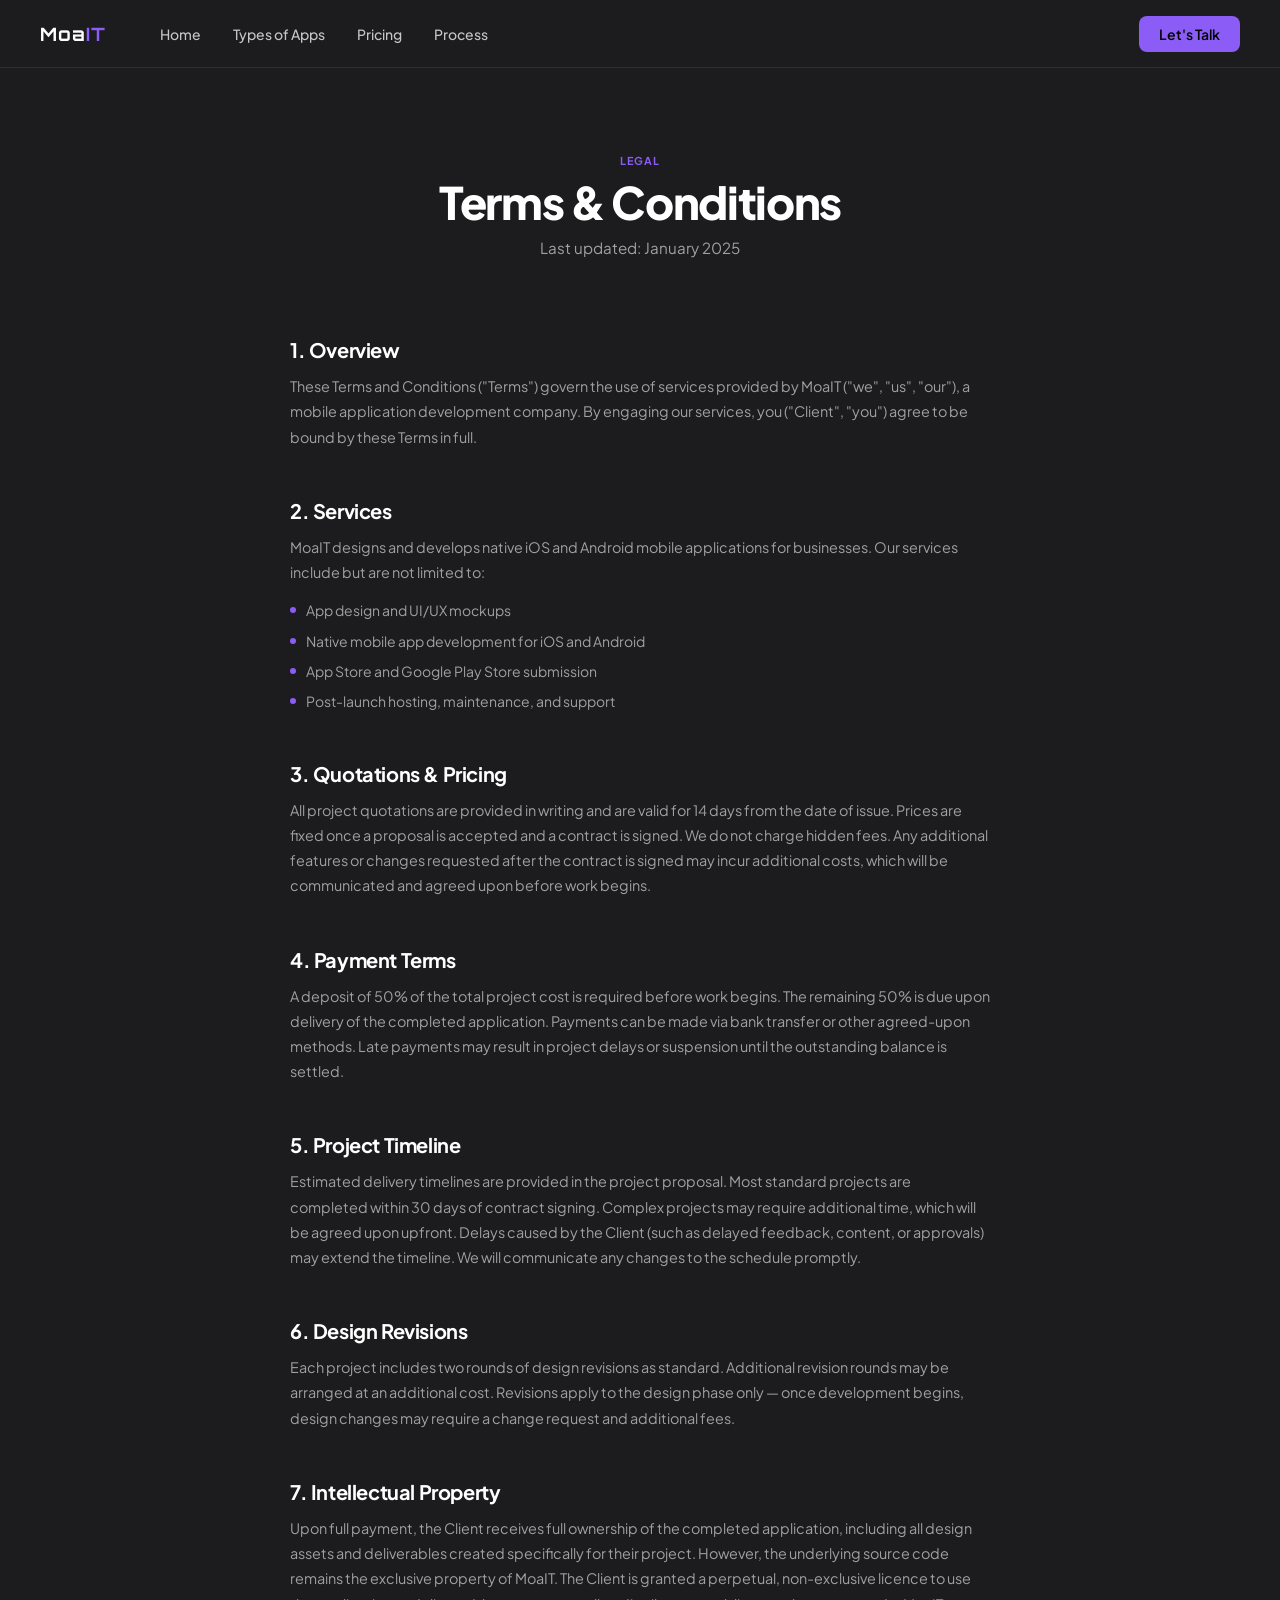
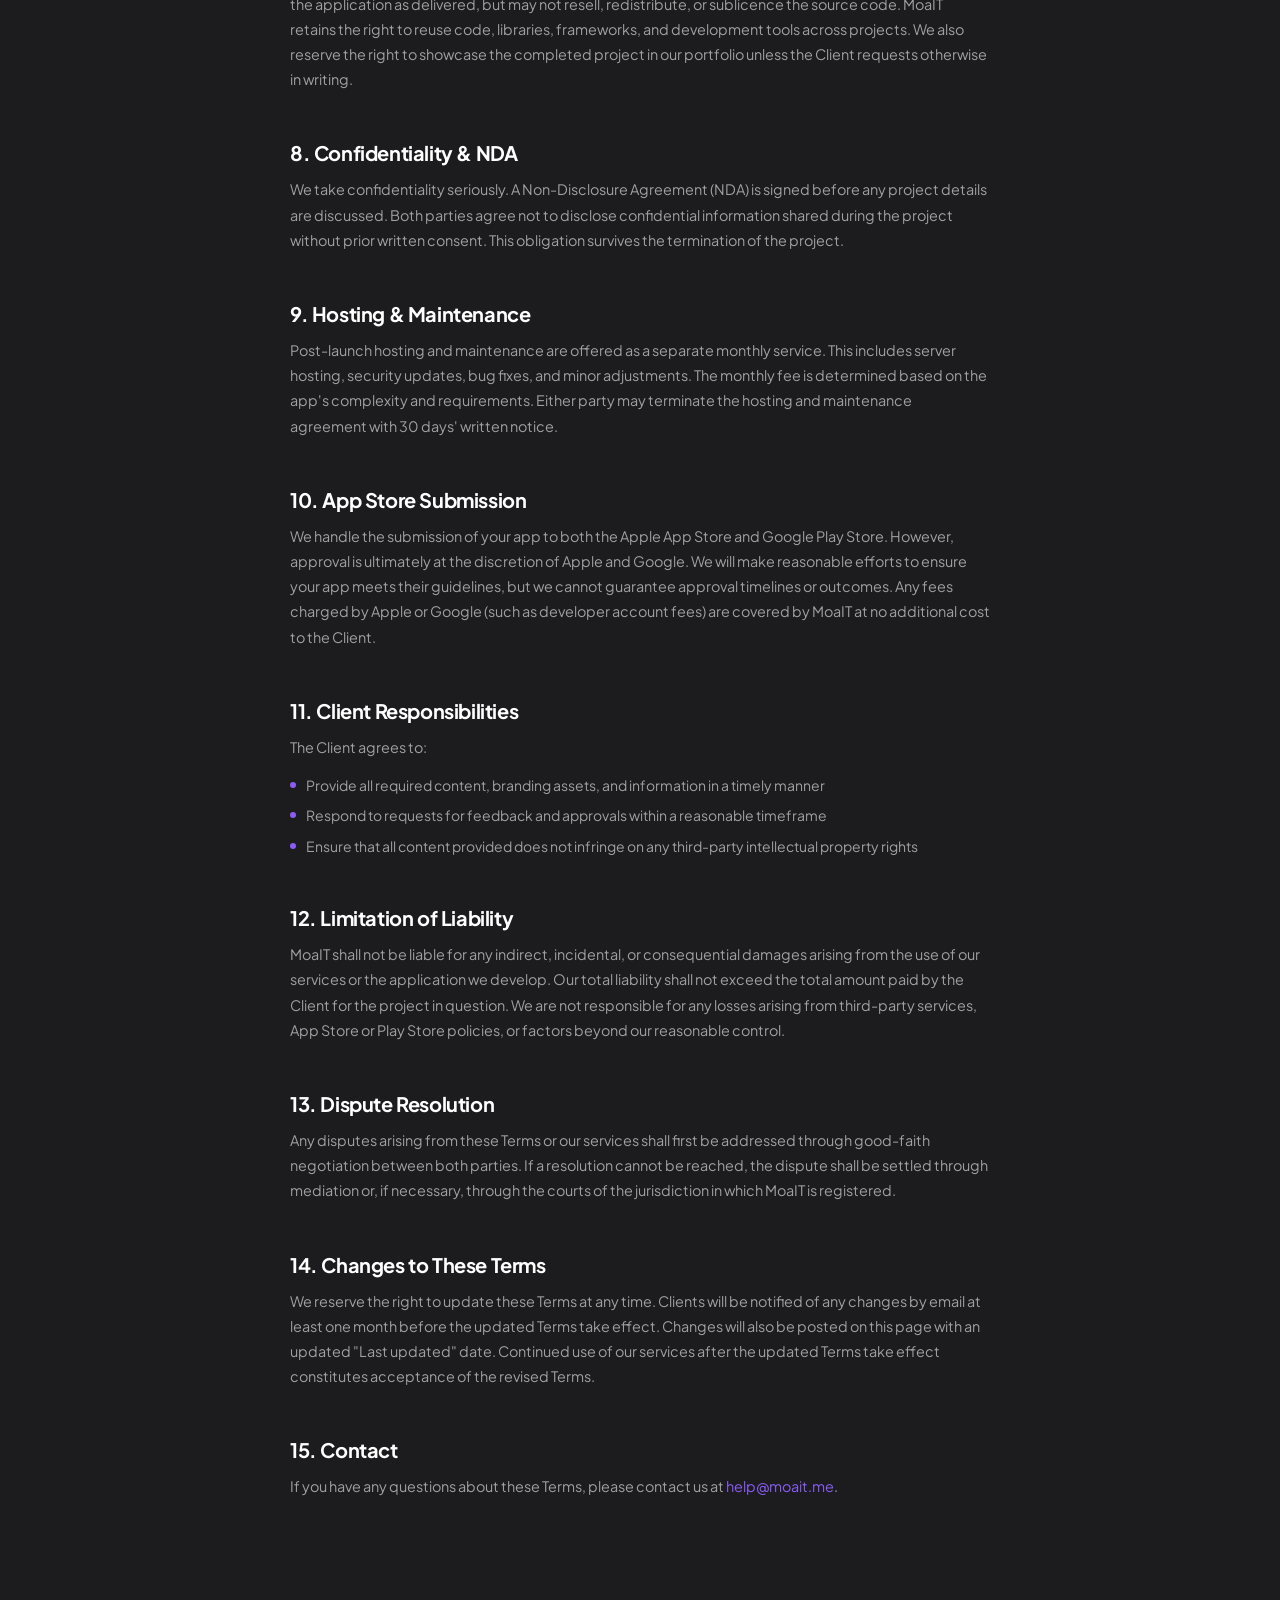
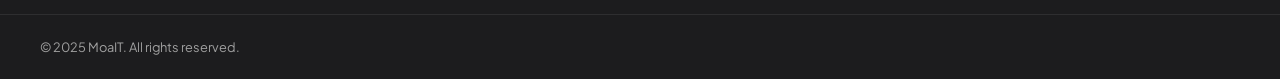
<file: terms.html>
<!DOCTYPE html>
<html lang="en">

<head>
  <meta charset="UTF-8" />
  <meta name="viewport" content="width=device-width, initial-scale=1.0" />
  <title>Terms & Conditions — MoaIT</title>

  <link rel="preconnect" href="https://fonts.googleapis.com" />
  <link rel="preconnect" href="https://fonts.gstatic.com" crossorigin />
  <link
    href="https://fonts.googleapis.com/css2?family=Plus+Jakarta+Sans:wght@400;500;600;700;800&family=Orbitron:wght@500;600;700;800&display=swap"
    rel="stylesheet" />

  <link rel="stylesheet" href="styles.css" />
  <style>
    .terms-hero {
      padding: 80px 40px 40px;
      max-width: 1280px;
      margin: 0 auto;
      text-align: center;
    }

    .terms-hero h1 {
      font-size: clamp(2rem, 3.5vw, 3rem);
      font-weight: 800;
      letter-spacing: -0.03em;
      line-height: 1.1;
      margin-bottom: 12px;
    }

    .terms-hero p {
      font-size: 0.95rem;
      color: var(--text-muted);
    }

    .terms-content {
      max-width: 780px;
      margin: 0 auto;
      padding: 40px 40px 100px;
    }

    .terms-content h2 {
      font-size: 1.25rem;
      font-weight: 700;
      letter-spacing: -0.02em;
      margin: 48px 0 12px;
    }

    .terms-content h2:first-of-type {
      margin-top: 0;
    }

    .terms-content p {
      font-size: 0.9rem;
      line-height: 1.75;
      color: var(--text-muted);
      margin-bottom: 14px;
    }

    .terms-content ul {
      list-style: none;
      display: flex;
      flex-direction: column;
      gap: 8px;
      margin-bottom: 14px;
      padding-left: 0;
    }

    .terms-content ul li {
      display: flex;
      align-items: flex-start;
      gap: 10px;
      font-size: 0.875rem;
      color: var(--text-muted);
      line-height: 1.6;
    }

    .terms-content ul li::before {
      content: '';
      width: 6px;
      height: 6px;
      border-radius: 50%;
      background: var(--accent);
      flex-shrink: 0;
      margin-top: 8px;
    }

    @media (max-width: 600px) {
      .terms-hero {
        padding: 56px 20px 24px;
      }

      .terms-content {
        padding: 32px 20px 72px;
      }
    }
  </style>
</head>

<body>

  <nav>
    <div class="nav-inner">
      <a class="logo" href="index.html">
        <span class="logo-name">Moa<span class="logo-it">IT</span></span>
      </a>

      <ul class="nav-links">
        <li><a href="index.html#home">Home</a></li>
        <li><a href="index.html#apps">Types of Apps</a></li>
        <li><a href="index.html#pricing">Pricing</a></li>
        <li><a href="index.html#process">Process</a></li>
      </ul>

      <div class="nav-right">
        <button class="btn-primary" onclick="window.location.href='index.html'">Let's Talk</button>
      </div>

      <button class="hamburger" onclick="toggleMenu()" aria-label="Open menu">
        <span></span><span></span><span></span>
      </button>
    </div>
  </nav>

  <div class="mobile-menu" id="mobileMenu">
    <a href="index.html#home">Home</a>
    <a href="index.html#apps">Types of Apps</a>
    <a href="index.html#pricing">Pricing</a>
    <a href="index.html#process">Process</a>
    <button class="btn-primary" onclick="window.location.href='index.html'">Let's Talk</button>
  </div>

  <section class="terms-hero">
    <span class="tag">Legal</span>
    <h1>Terms & Conditions</h1>
    <p>Last updated: January 2025</p>
  </section>

  <div class="terms-content">

    <h2>1. Overview</h2>
    <p>These Terms and Conditions ("Terms") govern the use of services provided by MoaIT ("we", "us", "our"), a mobile
      application development company. By engaging our services, you ("Client", "you") agree to be bound by these Terms
      in full.</p>

    <h2>2. Services</h2>
    <p>MoaIT designs and develops native iOS and Android mobile applications for businesses. Our services include but
      are not limited to:</p>
    <ul>
      <li>App design and UI/UX mockups</li>
      <li>Native mobile app development for iOS and Android</li>
      <li>App Store and Google Play Store submission</li>
      <li>Post-launch hosting, maintenance, and support</li>
    </ul>

    <h2>3. Quotations & Pricing</h2>
    <p>All project quotations are provided in writing and are valid for 14 days from the date of issue. Prices are fixed
      once a proposal is accepted and a contract is signed. We do not charge hidden fees. Any additional features or
      changes requested after the contract is signed may incur additional costs, which will be communicated and agreed
      upon before work begins.</p>

    <h2>4. Payment Terms</h2>
    <p>A deposit of 50% of the total project cost is required before work begins. The remaining 50% is due upon delivery
      of the completed application. Payments can be made via bank transfer or other agreed-upon methods. Late payments
      may result in project delays or suspension until the outstanding balance is settled.</p>

    <h2>5. Project Timeline</h2>
    <p>Estimated delivery timelines are provided in the project proposal. Most standard projects are completed within 30
      days of contract signing. Complex projects may require additional time, which will be agreed upon upfront. Delays
      caused by the Client (such as delayed feedback, content, or approvals) may extend the timeline. We will
      communicate any changes to the schedule promptly.</p>

    <h2>6. Design Revisions</h2>
    <p>Each project includes two rounds of design revisions as standard. Additional revision rounds may be arranged at
      an additional cost. Revisions apply to the design phase only — once development begins, design changes may require
      a change request and additional fees.</p>

    <h2>7. Intellectual Property</h2>
    <p>Upon full payment, the Client receives full ownership of the completed application, including all design assets
      and deliverables created specifically for their project. However, the underlying source code remains the exclusive
      property of MoaIT. The Client is granted a perpetual, non-exclusive licence to use the application as delivered,
      but may not resell, redistribute, or sublicence the source code. MoaIT retains the right to reuse code, libraries,
      frameworks, and development tools across projects. We also reserve the right to showcase the completed project in
      our portfolio unless the Client requests otherwise in writing.</p>

    <h2>8. Confidentiality & NDA</h2>
    <p>We take confidentiality seriously. A Non-Disclosure Agreement (NDA) is signed before any project details are
      discussed. Both parties agree not to disclose confidential information shared during the project without prior
      written consent. This obligation survives the termination of the project.</p>

    <h2>9. Hosting & Maintenance</h2>
    <p>Post-launch hosting and maintenance are offered as a separate monthly service. This includes server hosting,
      security updates, bug fixes, and minor adjustments. The monthly fee is determined based on the app's complexity
      and requirements. Either party may terminate the hosting and maintenance agreement with 30 days' written notice.
    </p>

    <h2>10. App Store Submission</h2>
    <p>We handle the submission of your app to both the Apple App Store and Google Play Store. However, approval is
      ultimately at the discretion of Apple and Google. We will make reasonable efforts to ensure your app meets their
      guidelines, but we cannot guarantee approval timelines or outcomes. Any fees charged by Apple or Google (such as
      developer account fees) are covered by MoaIT at no additional cost to the Client.</p>

    <h2>11. Client Responsibilities</h2>
    <p>The Client agrees to:</p>
    <ul>
      <li>Provide all required content, branding assets, and information in a timely manner</li>
      <li>Respond to requests for feedback and approvals within a reasonable timeframe</li>
      <li>Ensure that all content provided does not infringe on any third-party intellectual property rights</li>
    </ul>

    <h2>12. Limitation of Liability</h2>
    <p>MoaIT shall not be liable for any indirect, incidental, or consequential damages arising from the use of our
      services or the application we develop. Our total liability shall not exceed the total amount paid by the Client
      for the project in question. We are not responsible for any losses arising from third-party services, App Store or
      Play Store policies, or factors beyond our reasonable control.</p>

    <h2>13. Dispute Resolution</h2>
    <p>Any disputes arising from these Terms or our services shall first be addressed through good-faith negotiation
      between both parties. If a resolution cannot be reached, the dispute shall be settled through mediation or, if
      necessary, through the courts of the jurisdiction in which MoaIT is registered.</p>

    <h2>14. Changes to These Terms</h2>
    <p>We reserve the right to update these Terms at any time. Clients will be notified of any changes by email at least
      one month before the updated Terms take effect. Changes will also be posted on this page with an updated "Last
      updated" date. Continued use of our services after the updated Terms take effect constitutes acceptance of the
      revised Terms.</p>

    <h2>15. Contact</h2>
    <p>If you have any questions about these Terms, please contact us at
      <a href="mailto:help@moait.me" style="color:var(--accent);text-decoration:none;">help@moait.me</a>.
    </p>

  </div>

  <footer>
    <div class="footer-inner">
      <p>&copy; 2025 MoaIT. All rights reserved.</p>
    </div>
  </footer>

  <script>
    function toggleMenu() {
      const menu = document.getElementById('mobileMenu');
      const hamburger = document.querySelector('.hamburger');
      menu.classList.toggle('open');
      hamburger.classList.toggle('active');
      document.body.style.overflow = menu.classList.contains('open') ? 'hidden' : '';
    }

    window.addEventListener('resize', () => {
      if (window.innerWidth > 960) {
        document.getElementById('mobileMenu').classList.remove('open');
        document.querySelector('.hamburger').classList.remove('active');
        document.body.style.overflow = '';
      }
    });

    document.querySelectorAll('.mobile-menu a').forEach(link => {
      link.addEventListener('click', () => {
        document.getElementById('mobileMenu').classList.remove('open');
        document.querySelector('.hamburger').classList.remove('active');
        document.body.style.overflow = '';
      });
    });
  </script>
</body>

</html>
</file>
<file: styles.css>
/* ══════════════════════════════════════════════════════════
   TABLE OF CONTENTS
   1.  Reset & Variables
   2.  Global / Shared
   3.  Navigation
   4.  Hero
   5.  Advantages Carousel
   6.  Advantages — Mock UI components
   7.  App Showcase
   8.  Process Timeline
   9.  Responsive — Tablet (max 960px)
   10. Responsive — Mobile (max 600px)
   11. Responsive — Small mobile (max 520px)
══════════════════════════════════════════════════════════ */


/* ──────────────────────────────────────────────
   1. RESET & VARIABLES
────────────────────────────────────────────── */
*,
*::before,
*::after {
  box-sizing: border-box;
  margin: 0;
  padding: 0;
}

:root {
  --bg: #1c1c1e;
  --card-bg: #252527;
  --card-bg-hover: #2c2c2f;
  --nav-border: rgba(255, 255, 255, 0.08);
  --text: #ffffff;
  --text-muted: #a0a0a0;
  --accent: #8b5cf6;
  --accent-orange: #f59e0b;
  --accent-green: #84cc16;
  --nav-h: 68px;
}

html,
body {
  font-family: 'Plus Jakarta Sans', sans-serif;
  background: var(--bg);
  color: var(--text);
  min-height: 100vh;
  overflow-x: hidden;
}

body.popup-open {
  position: fixed;
  width: 100%;
  overflow: hidden;
  touch-action: none;
  -webkit-overflow-scrolling: none;
}

/* ──────────────────────────────────────────────
   2. GLOBAL / SHARED
────────────────────────────────────────────── */

.btn-primary {
  font-family: inherit;
  font-size: 0.875rem;
  font-weight: 600;
  color: #000;
  background: var(--accent);
  border: none;
  border-radius: 8px;
  padding: 9px 20px;
  cursor: pointer;
  transition: opacity 0.15s;
  white-space: nowrap;
}

.btn-primary:hover {
  opacity: 0.88;
}

.btn-primary.btn-large {
  font-size: 1rem;
  padding: 14px 32px;
}

.section-title {
  font-size: clamp(2rem, 3.5vw, 3rem);
  font-weight: 800;
  letter-spacing: -0.03em;
  line-height: 1.1;
  text-align: center;
  margin-bottom: 16px;
}

.tag {
  display: inline-block;
  font-size: 0.68rem;
  font-weight: 700;
  letter-spacing: 0.08em;
  text-transform: uppercase;
  color: var(--accent);
  margin-bottom: 10px;
}

.feature-list {
  list-style: none;
  display: flex;
  flex-direction: column;
  gap: 10px;
}

.feature-list li {
  display: flex;
  align-items: flex-start;
  gap: 12px;
  font-size: 0.875rem;
  color: rgba(255, 255, 255, 0.85);
  line-height: 1.5;
}

.feature-list li::before {
  content: '';
  width: 10px;
  height: 10px;
  border-radius: 50%;
  background: var(--accent);
  flex-shrink: 0;
  margin-top: 5px;
}

.pills {
  display: flex;
  flex-wrap: wrap;
  gap: 8px;
  margin-top: 14px;
}

.pill {
  background: rgba(255, 255, 255, 0.06);
  border: 1px solid rgba(255, 255, 255, 0.09);
  border-radius: 20px;
  padding: 5px 13px;
  font-size: 0.75rem;
  font-weight: 500;
  color: rgba(255, 255, 255, 0.7);
}


/* ──────────────────────────────────────────────
   3. NAVIGATION
────────────────────────────────────────────── */
nav {
  position: sticky;
  top: 0;
  z-index: 100;
  height: var(--nav-h);
  background: var(--bg);
  border-bottom: 1px solid var(--nav-border);
  display: flex;
  align-items: center;
  padding: 0 40px;
}

.nav-inner {
  width: 100%;
  max-width: 1280px;
  margin: 0 auto;
  display: flex;
  align-items: center;
}

.logo {
  display: flex;
  align-items: center;
  gap: 9px;
  text-decoration: none;
  flex-shrink: 0;
  margin-right: 40px;
}

.logo-name {
  font-family: 'Orbitron', sans-serif;
  font-size: 1.15rem;
  font-weight: 700;
  color: #fff;
  letter-spacing: 0.05em;
}

.logo-it {
  color: var(--accent);
}

.nav-links {
  display: flex;
  align-items: center;
  list-style: none;
  gap: 4px;
}

.nav-links a {
  display: block;
  padding: 6px 14px;
  font-size: 0.875rem;
  font-weight: 500;
  color: rgba(255, 255, 255, 0.75);
  text-decoration: none;
  border-radius: 6px;
  transition: color 0.15s;
  white-space: nowrap;
}

.nav-links a:hover {
  color: #fff;
}

.nav-right {
  margin-left: auto;
}

/* Hamburger — hidden on desktop, shown on mobile */
.hamburger {
  display: none;
  flex-direction: column;
  gap: 5px;
  background: none;
  border: none;
  cursor: pointer;
  padding: 4px;
  margin-left: auto;
}

.hamburger span {
  display: block;
  width: 22px;
  height: 2px;
  background: #fff;
  border-radius: 2px;
  transition: transform 0.3s ease, opacity 0.2s ease;
}

/* Hamburger → X animation */
.hamburger.active span:nth-child(1) {
  transform: translateY(7px) rotate(45deg);
}

.hamburger.active span:nth-child(2) {
  opacity: 0;
}

.hamburger.active span:nth-child(3) {
  transform: translateY(-7px) rotate(-45deg);
}

/* Full-screen mobile dropdown — animated */
.mobile-menu {
  display: flex;
  flex-direction: column;
  position: fixed;
  top: var(--nav-h);
  left: 0;
  right: 0;
  bottom: 0;
  background: #0e0e0e;
  z-index: 99;
  padding: 24px 28px;
  gap: 4px;
  overflow-y: auto;
  opacity: 0;
  transform: translateY(-12px);
  pointer-events: none;
  transition: opacity 0.35s ease, transform 0.35s ease;
}

.mobile-menu.open {
  opacity: 1;
  transform: translateY(0);
  pointer-events: all;
}

.mobile-menu a {
  font-size: 1rem;
  font-weight: 500;
  color: rgba(255, 255, 255, 0.8);
  text-decoration: none;
  padding: 14px 0;
  border-bottom: 1px solid rgba(255, 255, 255, 0.07);
  opacity: 0;
  transform: translateY(-8px);
  transition: opacity 0.3s ease, transform 0.3s ease, color 0.15s;
}

.mobile-menu.open a {
  opacity: 1;
  transform: translateY(0);
}

.mobile-menu.open a:nth-child(1) {
  transition-delay: 0.05s;
}

.mobile-menu.open a:nth-child(2) {
  transition-delay: 0.1s;
}

.mobile-menu.open a:nth-child(3) {
  transition-delay: 0.15s;
}

.mobile-menu.open a:nth-child(4) {
  transition-delay: 0.2s;
}

.mobile-menu a:hover {
  color: #fff;
}

.mobile-menu .btn-primary {
  margin-top: 16px;
  width: fit-content;
  font-size: 0.95rem;
  padding: 11px 24px;
  opacity: 0;
  transform: translateY(-8px);
  transition: opacity 0.3s ease 0.25s, transform 0.3s ease 0.25s, background 0.15s;
}

.mobile-menu.open .btn-primary {
  opacity: 1;
  transform: translateY(0);
}


/* ──────────────────────────────────────────────
   4. HERO
────────────────────────────────────────────── */
.hero {
  max-width: 1280px;
  margin: 0 auto;
  padding: 20px 40px 60px;
  display: grid;
  grid-template-columns: 1fr 1fr;
  align-items: center;
  min-height: calc(100vh - var(--nav-h));
}

.hero-h1 {
  font-size: clamp(2.5rem, 4vw, 3.75rem);
  font-weight: 800;
  line-height: 1.12;
  letter-spacing: -0.03em;
  margin-bottom: 20px;
}

.hero-h1 .accent {
  color: var(--accent);
}

.hero-sub {
  font-size: 1rem;
  line-height: 1.7;
  color: var(--text-muted);
  max-width: 400px;
  margin-bottom: 32px;
}

.hero-phones {
  position: relative;
  display: flex;
  align-items: flex-end;
  justify-content: center;
  height: 520px;
}

.phone {
  position: absolute;
  border-radius: 40px;
  overflow: hidden;
  background: #1a1a1a;
  box-shadow: 0 30px 80px rgba(0, 0, 0, 0.6), 0 0 0 1px rgba(255, 255, 255, 0.06);
  bottom: 0;
  left: 50%;
  transition:
    transform 0.7s cubic-bezier(0.4, 0, 0.2, 1),
    opacity 0.7s ease,
    width 0.7s cubic-bezier(0.4, 0, 0.2, 1),
    height 0.7s cubic-bezier(0.4, 0, 0.2, 1);
}

/* Shimmer placeholder while images load */
.phone::before {
  content: '';
  position: absolute;
  inset: 0;
  z-index: 2;
  background: linear-gradient(110deg,
      #1a1a1a 30%,
      #2a2a2d 50%,
      #1a1a1a 70%);
  background-size: 200% 100%;
  animation: shimmer 1.5s ease-in-out infinite;
  border-radius: inherit;
  transition: opacity 0.4s ease;
}

.phone.loaded::before {
  opacity: 0;
  pointer-events: none;
}

@keyframes shimmer {
  0% {
    background-position: 200% 0;
  }

  100% {
    background-position: -200% 0;
  }
}

.phone img {
  width: 100%;
  height: 100%;
  object-fit: cover;
  display: block;
  opacity: 0;
  transition: opacity 0.4s ease;
}

.phone.loaded img {
  opacity: 1;
}

.phone.pos-center {
  width: 220px;
  height: 460px;
  transform: translateX(-50%);
  z-index: 3;
  opacity: 1;
}

.phone.pos-left {
  width: 200px;
  height: 420px;
  transform: translateX(-155%);
  z-index: 2;
  opacity: 1;
}

.phone.pos-right {
  width: 200px;
  height: 420px;
  transform: translateX(55%);
  z-index: 2;
  opacity: 1;
}

.phone.pos-hidden-left {
  width: 180px;
  height: 380px;
  transform: translateX(-240%);
  z-index: 1;
  opacity: 0;
  pointer-events: none;
}

.phone.pos-hidden-right {
  width: 180px;
  height: 380px;
  transform: translateX(140%);
  z-index: 1;
  opacity: 0;
  pointer-events: none;
}

.phone.pos-far-hidden-left {
  width: 180px;
  height: 380px;
  transform: translateX(-320%);
  z-index: 0;
  opacity: 0;
  pointer-events: none;
}

.phone.pos-far-hidden-right {
  width: 180px;
  height: 380px;
  transform: translateX(220%);
  z-index: 0;
  opacity: 0;
  pointer-events: none;
}

.phone.pos-far-hidden-right-2 {
  width: 180px;
  height: 380px;
  transform: translateX(300%);
  z-index: 0;
  opacity: 0;
  pointer-events: none;
}


/* ──────────────────────────────────────────────
   5. ADVANTAGES CAROUSEL
────────────────────────────────────────────── */
.advantages {
  padding: 70px 40px;
  max-width: 1280px;
  margin: 0 auto;
  overflow: hidden;
}

.advantages .section-title {
  margin-bottom: 56px;
}

.carousel-outer {
  overflow: hidden;
  cursor: grab;
  touch-action: pan-y;
}

.carousel-outer.dragging {
  cursor: grabbing;
}

.carousel-outer.dragging .carousel-track {
  transition: none;
}

.carousel-track {
  display: flex;
  gap: 20px;
  transition: transform 0.55s cubic-bezier(0.4, 0, 0.2, 1);
  will-change: transform;
}

.adv-card {
  flex: 0 0 calc((100% - 40px) / 3);
  background: var(--card-bg);
  border-radius: 20px;
  padding: 36px 32px 28px;
  display: flex;
  flex-direction: column;
  gap: 28px;
  min-height: 480px;
  border: 1px solid rgba(255, 255, 255, 0.06);
  transition: background 0.2s;
  user-select: none;
}

@media (hover: hover) {
  .adv-card:hover {
    background: var(--card-bg-hover);
  }
}

.adv-card-text h3 {
  font-size: 1.2rem;
  font-weight: 700;
  line-height: 1.3;
  margin-bottom: 10px;
  letter-spacing: -0.02em;
}

.adv-card-text p {
  font-size: 0.875rem;
  line-height: 1.6;
  color: var(--text-muted);
}

.adv-card-visual {
  flex: 1;
  display: flex;
  flex-direction: column;
  gap: 12px;
}

/* Carousel dots */
.carousel-dots {
  display: flex;
  justify-content: center;
  gap: 8px;
  margin-top: 36px;
}

.dot {
  width: 8px;
  height: 8px;
  border-radius: 50%;
  background: rgba(255, 255, 255, 0.25);
  cursor: pointer;
  transition: background 0.2s, transform 0.2s;
  border: none;
}

.dot.active {
  background: #fff;
  transform: scale(1.2);
}

.adv-card-img {
  width: 100%;
  height: 100%;
  object-fit: cover;
  border-radius: 32px;
  flex: 1;
  pointer-events: none;
}


/* ──────────────────────────────────────────────
   7. APP SHOWCASE
────────────────────────────────────────────── */
.showcase {
  padding: 50px 40px 50px;
  max-width: 1280px;
  margin: 0 auto;
}

.showcase-header {
  text-align: center;
  margin-bottom: 26px;
}

.showcase-header p {
  font-size: 1rem;
  color: var(--text-muted);
  max-width: 480px;
  margin: 0 auto;
  line-height: 1.7;
}

.showcase-tabs {
  display: flex;
  justify-content: center;
  flex-wrap: wrap;
  gap: 10px;
  margin-bottom: 0px;
}

.showcase-tab {
  font-family: inherit;
  font-size: 0.85rem;
  font-weight: 600;
  color: var(--text-muted);
  background: var(--card-bg);
  border: 1px solid rgba(255, 255, 255, 0.08);
  border-radius: 30px;
  padding: 9px 22px;
  cursor: pointer;
  transition: all 0.2s;
  white-space: nowrap;
}

.showcase-tab:hover {
  color: #fff;
  border-color: rgba(255, 255, 255, 0.2);
}

.showcase-tab.active {
  background: var(--accent);
  color: #000;
  border-color: var(--accent);
}

.showcase-panels {
  position: relative;
}

.showcase-panel {
  display: none;
  grid-template-columns: 1fr 1fr;
  align-items: center;
  gap: 60px;
  opacity: 0;
  transform: translateY(16px);
  transition: opacity 0.4s ease, transform 0.4s ease;
}

.showcase-panel.active {
  display: grid;
}

.showcase-panel.visible {
  opacity: 1;
  transform: translateY(0);
}

.showcase-text h3 {
  font-size: clamp(1.6rem, 2.5vw, 2.2rem);
  font-weight: 800;
  letter-spacing: -0.03em;
  line-height: 1.2;
  margin-bottom: 16px;
}

.showcase-text p {
  font-size: 0.95rem;
  line-height: 1.75;
  color: var(--text-muted);
  margin-bottom: 28px;
  max-width: 420px;
}

.showcase-phones {
  position: relative;
  height: 520px;
  display: flex;
  align-items: flex-end;
  justify-content: center;
}

.sc-phone {
  position: absolute;
  bottom: 0;
  border-radius: 36px;
  overflow: hidden;
  background: #111;
  box-shadow: 0 24px 64px rgba(0, 0, 0, 0.6), 0 0 0 1px rgba(255, 255, 255, 0.07);
}

.sc-phone img {
  width: 100%;
  height: 100%;
  object-fit: cover;
  display: block;
}

.sc-phone.sc-center {
  width: 210px;
  height: 450px;
  left: 50%;
  transform: translateX(-50%);
  z-index: 3;
}

.sc-phone.sc-left {
  width: 185px;
  height: 400px;
  left: 50%;
  transform: translateX(-175%);
  z-index: 2;
  opacity: 0.75;
}

.sc-phone.sc-right {
  width: 185px;
  height: 400px;
  left: 50%;
  transform: translateX(75%);
  z-index: 2;
  opacity: 0.75;
}


/* ──────────────────────────────────────────────
   PRICING
────────────────────────────────────────────── */
.pricing {
  padding: 60px 40px;
  max-width: 1280px;
  margin: 0 auto;
}

.pricing-header {
  text-align: center;
  margin-bottom: 56px;
}

.pricing-header p {
  font-size: 1rem;
  color: var(--text-muted);
  margin-top: 12px;
}

.pricing-cards {
  display: grid;
  grid-template-columns: repeat(3, 1fr);
  gap: 24px;
  align-items: start;
}

.pricing-card {
  background: var(--card-bg);
  border: 1px solid rgba(255, 255, 255, 0.06);
  border-radius: 20px;
  padding: 36px 32px;
  display: flex;
  flex-direction: column;
  gap: 28px;
}

.pricing-card--featured {
  border-color: var(--accent);
  box-shadow: 0 0 40px rgba(139, 92, 246, 0.15);
  transform: translateY(-8px);
}

.pricing-price {
  font-size: 1.1rem;
  color: var(--text-muted);
  margin: 10px 0 12px;
}

.pricing-price strong {
  font-size: 2rem;
  font-weight: 800;
  color: var(--text);
  letter-spacing: -0.03em;
}

.pricing-desc {
  font-size: 0.875rem;
  line-height: 1.6;
  color: var(--text-muted);
}

.pricing-features {
  list-style: none;
  display: flex;
  flex-direction: column;
  gap: 10px;
  flex: 1;
}

.pricing-features li {
  display: flex;
  align-items: flex-start;
  gap: 10px;
  font-size: 0.875rem;
  color: rgba(255, 255, 255, 0.8);
  line-height: 1.5;
}

.pricing-features li::before {
  content: '';
  width: 8px;
  height: 8px;
  border-radius: 50%;
  background: var(--accent);
  flex-shrink: 0;
  margin-top: 6px;
}

.btn-outline {
  background: transparent !important;
  color: #fff !important;
  border: 1px solid rgba(255, 255, 255, 0.2) !important;
}

.btn-outline:hover {
  border-color: rgba(255, 255, 255, 0.5) !important;
  opacity: 1 !important;
}

.pricing-note {
  text-align: center;
  font-size: 0.8rem;
  color: var(--text-muted);
  margin-top: 36px;
}

@media (max-width: 960px) {
  .pricing {
    padding: 72px 24px;
  }

  .pricing-cards {
    grid-template-columns: 1fr;
    max-width: 480px;
    margin: 0 auto;
  }

  .pricing-card--featured {
    transform: none;
  }
}

@media (max-width: 520px) {
  .pricing {
    padding: 56px 20px;
  }

  .pricing-card {
    padding: 28px 24px;
  }
}


/* ──────────────────────────────────────────────
   8. PROCESS TIMELINE
────────────────────────────────────────────── */
.process {
  padding: 70px 40px;
  max-width: 1280px;
  margin: 0 auto;
}

.process-header {
  text-align: center;
  margin-bottom: 60px;
}

.process-header p {
  font-size: 1rem;
  color: var(--text-muted);
  max-width: 520px;
  margin: 16px auto 0;
  line-height: 1.7;
}

.timeline {
  position: relative;
  max-width: 780px;
  margin: 0 auto;
}

.timeline::before {
  content: '';
  position: absolute;
  left: 28px;
  top: 8px;
  bottom: 8px;
  width: 1px;
  background: linear-gradient(to bottom,
      transparent,
      rgba(255, 255, 255, 0.12) 8%,
      rgba(255, 255, 255, 0.12) 92%,
      transparent);
}

.timeline-item {
  position: relative;
  padding: 0 0 52px 76px;
  opacity: 0;
  transform: translateY(24px);
  transition: opacity 0.5s ease, transform 0.5s ease;
}

.timeline-item.visible {
  opacity: 1;
  transform: translateY(0);
}

.timeline-item:last-child {
  padding-bottom: 0;
}

.timeline-bubble {
  position: absolute;
  left: 0;
  top: 2px;
  width: 56px;
  height: 56px;
  border-radius: 50%;
  background: var(--card-bg);
  border: 1px solid rgba(255, 255, 255, 0.1);
  display: flex;
  align-items: center;
  justify-content: center;
  font-size: 0.8rem;
  font-weight: 700;
  color: var(--accent);
  font-family: 'Orbitron', sans-serif;
  z-index: 1;
}

.timeline-item.highlight .timeline-bubble {
  background: var(--accent);
  color: #000;
  border-color: var(--accent);
  box-shadow: 0 0 24px rgba(139, 92, 246, 0.4);
}

.timeline-content h3 {
  font-size: 1.15rem;
  font-weight: 700;
  letter-spacing: -0.02em;
  line-height: 1.3;
  margin-bottom: 8px;
}

.timeline-content p {
  font-size: 0.9rem;
  line-height: 1.7;
  color: var(--text-muted);
  max-width: 580px;
}

.timeline-cta {
  padding-left: 76px;
  margin-top: 52px;
  display: flex;
  align-items: center;
  gap: 20px;
}

.timeline-cta p {
  font-size: 0.8rem;
  color: var(--text-muted);
}


/* ──────────────────────────────────────────────
   9. RESPONSIVE — TABLET (max-width: 960px)
────────────────────────────────────────────── */
@media (max-width: 960px) {

  nav {
    padding: 0 24px;
  }

  .nav-links,
  .nav-right {
    display: none;
  }

  .hamburger {
    display: flex;
  }

  .hero {
    grid-template-columns: 1fr;
    padding: 48px 24px 60px;
    min-height: auto;
    gap: 48px;
    text-align: center;
  }

  .hero-sub {
    margin: 0 auto 32px;
  }

  .hero-phones {
    height: 420px;
    margin-top: 40px;
  }

  .advantages {
    padding: 72px 24px;
  }

  .adv-card {
    flex: 0 0 calc((100% - 20px) / 2);
    min-height: 440px;
  }

  .showcase {
    padding: 72px 24px;
  }

  .showcase-tabs {
    margin-bottom: 28px;
  }

  .showcase-panel {
    grid-template-columns: 1fr;
    gap: 48px;
    text-align: center;
  }

  .showcase-text p {
    max-width: 100%;
    margin-left: auto;
    margin-right: auto;
  }

  .feature-list {
    align-items: flex-start;
    margin-left: 20px;
    text-align: start;
  }

  .showcase-phones {
    height: 400px;
    order: -1;
  }

  .sc-phone.sc-center {
    width: 180px;
    height: 385px;
  }

  .sc-phone.sc-left {
    width: 160px;
    height: 345px;
    transform: translateX(-165%);
  }

  .sc-phone.sc-right {
    width: 160px;
    height: 345px;
    transform: translateX(65%);
  }

  .process {
    padding: 72px 24px;
  }
}


/* ──────────────────────────────────────────────
   10. RESPONSIVE — MOBILE (max-width: 600px)
────────────────────────────────────────────── */
@media (max-width: 600px) {

  .adv-card {
    flex: 0 0 100%;
    min-height: 450px;
  }

  .showcase {
    padding: 56px 20px;
  }

.showcase-tabs {
    justify-content: flex-start;
    flex-wrap: nowrap;
    overflow-x: auto;
    -webkit-overflow-scrolling: touch;
    scrollbar-width: none;
    padding: 0 20px;
    margin-left: -20px;
    margin-right: -20px;
  }

  .showcase-tabs::-webkit-scrollbar {
    display: none;
  }

  .showcase-tab {
    font-size: 0.78rem;
    padding: 8px 16px;
    flex-shrink: 0;
  }

  .showcase-phones {
    height: 340px;
  }

  .sc-phone.sc-center {
    width: 155px;
    height: 330px;
  }

  .sc-phone.sc-left {
    width: 138px;
    height: 295px;
    transform: translateX(-155%);
    opacity: 0.6;
  }

  .sc-phone.sc-right {
    width: 138px;
    height: 295px;
    transform: translateX(55%);
    opacity: 0.6;
  }

  .feature-list {
    margin-left: 20px;
  }
}


/* ──────────────────────────────────────────────
   11. RESPONSIVE — SMALL MOBILE (max-width: 520px)
────────────────────────────────────────────── */
@media (max-width: 520px) {

  .hero-text {
    padding-bottom: 80px;
  }

  .hero-phones {
    height: 340px;
  }

  .advantages {
    padding: 56px 20px;
  }

  .adv-card {
    min-height: 400px;
  }

  .process {
    padding: 56px 20px;
  }

  .timeline::before {
    left: 22px;
  }

  .timeline-item {
    padding-left: 60px;
    padding-bottom: 40px;
  }

  .timeline-bubble {
    width: 44px;
    height: 44px;
    font-size: 0.7rem;
  }

  .timeline-content h3 {
    font-size: 1rem;
  }

  .timeline-cta {
    padding-left: 60px;
    flex-direction: column;
    align-items: flex-start;
    gap: 10px;
  }
}

/* ──────────────────────────────────────────────
   CONTACT POPUP
────────────────────────────────────────────── */
.popup-overlay {
  position: fixed;
  inset: 0;
  background: rgba(0, 0, 0, 0.7);
  backdrop-filter: blur(6px);
  z-index: 200;
  display: flex;
  align-items: flex-start;
  justify-content: center;
  padding: 24px;
  padding-bottom: env(safe-area-inset-bottom, 24px);
  opacity: 0;
  pointer-events: none;
  transition: opacity 0.25s ease;
  overflow-y: auto;
  -webkit-overflow-scrolling: touch;
  overscroll-behavior: contain;
}

.popup-overlay.open {
  opacity: 1;
  pointer-events: all;
}

.popup {
  background: #1f1f22;
  border: 1px solid rgba(255, 255, 255, 0.08);
  border-radius: 24px;
  padding: 48px;
  width: 100%;
  max-width: 580px;
  position: relative;
  transform: translateY(20px);
  transition: transform 0.25s ease;
  margin: auto 0;
  flex-shrink: 0;
}

.popup-overlay.open .popup {
  transform: translateY(0);
}

.popup-close {
  position: absolute;
  top: 20px;
  right: 20px;
  background: rgba(255, 255, 255, 0.08);
  border: none;
  color: #fff;
  width: 32px;
  height: 32px;
  border-radius: 50%;
  cursor: pointer;
  font-size: 0.75rem;
  transition: background 0.15s;
}

.popup-close:hover {
  background: rgba(255, 255, 255, 0.15);
}

.popup h2 {
  font-size: 1.75rem;
  font-weight: 800;
  letter-spacing: -0.03em;
  margin: 8px 0 8px;
}

.popup>p {
  font-size: 0.9rem;
  color: var(--text-muted);
  margin-bottom: 32px;
}

.popup-form {
  display: flex;
  flex-direction: column;
  gap: 16px;
}

.popup-row {
  display: grid;
  grid-template-columns: 1fr 1fr;
  gap: 16px;
}

.popup-field {
  display: flex;
  flex-direction: column;
  gap: 7px;
}

.popup-field label {
  font-size: 0.8rem;
  font-weight: 600;
  color: rgba(255, 255, 255, 0.7);
}

.popup-field label span {
  font-weight: 400;
  color: var(--text-muted);
}

.popup-field input,
.popup-field textarea {
  font-family: inherit;
  font-size: 16px;
  color: #fff;
  background: rgba(255, 255, 255, 0.05);
  border: 1px solid rgba(255, 255, 255, 0.1);
  border-radius: 10px;
  padding: 12px 14px;
  outline: none;
  resize: none;
  transition: border-color 0.15s;
}

.popup-field input:focus,
.popup-field textarea:focus {
  border-color: var(--accent);
}

.popup-field input::placeholder,
.popup-field textarea::placeholder {
  color: rgba(255, 255, 255, 0.25);
}

.popup-submit {
  width: 100%;
  margin-top: 8px;
}

.popup-note {
  text-align: center;
  font-size: 0.75rem;
  color: var(--text-muted);
}

@media (max-width: 520px) {
  .popup {
    padding: 28px 20px;
    border-radius: 20px;
  }

  .popup-row {
    grid-template-columns: 1fr;
  }

  .popup-overlay {
    padding: 12px;
    padding-bottom: calc(12px + env(safe-area-inset-bottom, 0px));
  }
}


/* ──────────────────────────────────────────────
   FOOTER
────────────────────────────────────────────── */
footer {
  border-top: 1px solid var(--nav-border);
  padding: 24px 40px;
}

.footer-inner {
  max-width: 1280px;
  margin: 0 auto;
  display: flex;
  justify-content: space-between;
  align-items: center;
}

footer p,
footer a {
  font-size: 0.8rem;
  color: var(--text-muted);
  text-decoration: none;
}

footer a:hover {
  color: #fff;
}

@media (max-width: 520px) {
  footer {
    padding: 24px 20px;
  }

  .footer-inner {
    flex-direction: column;
    gap: 8px;
  }
}

html {
  scroll-behavior: smooth;
  scroll-padding-top: calc(var(--nav-h) - 80px);
}

#home {
  scroll-margin-top: 80px;
}

/* ──────────────────────────────────────────────
   FORM VALIDATION & STATUS STYLES
────────────────────────────────────────────── */

/* Field error message */
.field-error {
  font-size: 0.75rem;
  color: #f87171;
  margin-top: 2px;
  animation: fadeInError 0.2s ease;
}

@keyframes fadeInError {
  from {
    opacity: 0;
    transform: translateY(-4px);
  }

  to {
    opacity: 1;
    transform: translateY(0);
  }
}

/* Red border on invalid field */
.popup-field input.input-error,
.popup-field textarea.input-error {
  border-color: #f87171 !important;
}

.popup-field input.input-error:focus,
.popup-field textarea.input-error:focus {
  border-color: #f87171 !important;
  box-shadow: 0 0 0 2px rgba(248, 113, 113, 0.15);
}

/* Character counter */
.field-counter {
  display: block;
  text-align: right;
  font-size: 0.7rem;
  color: rgba(255, 255, 255, 0.3);
  margin-top: 2px;
}

.field-counter.over-limit {
  color: #f87171;
  font-weight: 600;
}

/* Submit button disabled state */
.popup-submit:disabled {
  opacity: 0.6;
  cursor: not-allowed;
}

/* Status messages */
.popup-status {
  padding: 12px 16px;
  border-radius: 10px;
  margin-top: 12px;
  font-size: 0.85rem;
  font-weight: 500;
  text-align: center;
  animation: fadeInError 0.3s ease;
}

.popup-status-success {
  background: rgba(132, 204, 22, 0.1);
  color: #a3e635;
  border: 1px solid rgba(132, 204, 22, 0.2);
}

.popup-status-error {
  background: rgba(248, 113, 113, 0.1);
  color: #f87171;
  border: 1px solid rgba(248, 113, 113, 0.2);
}

/* Turnstile widget alignment */
.popup-turnstile {
  display: flex;
  justify-content: center;
  margin: 4px 0;
}
</file>
